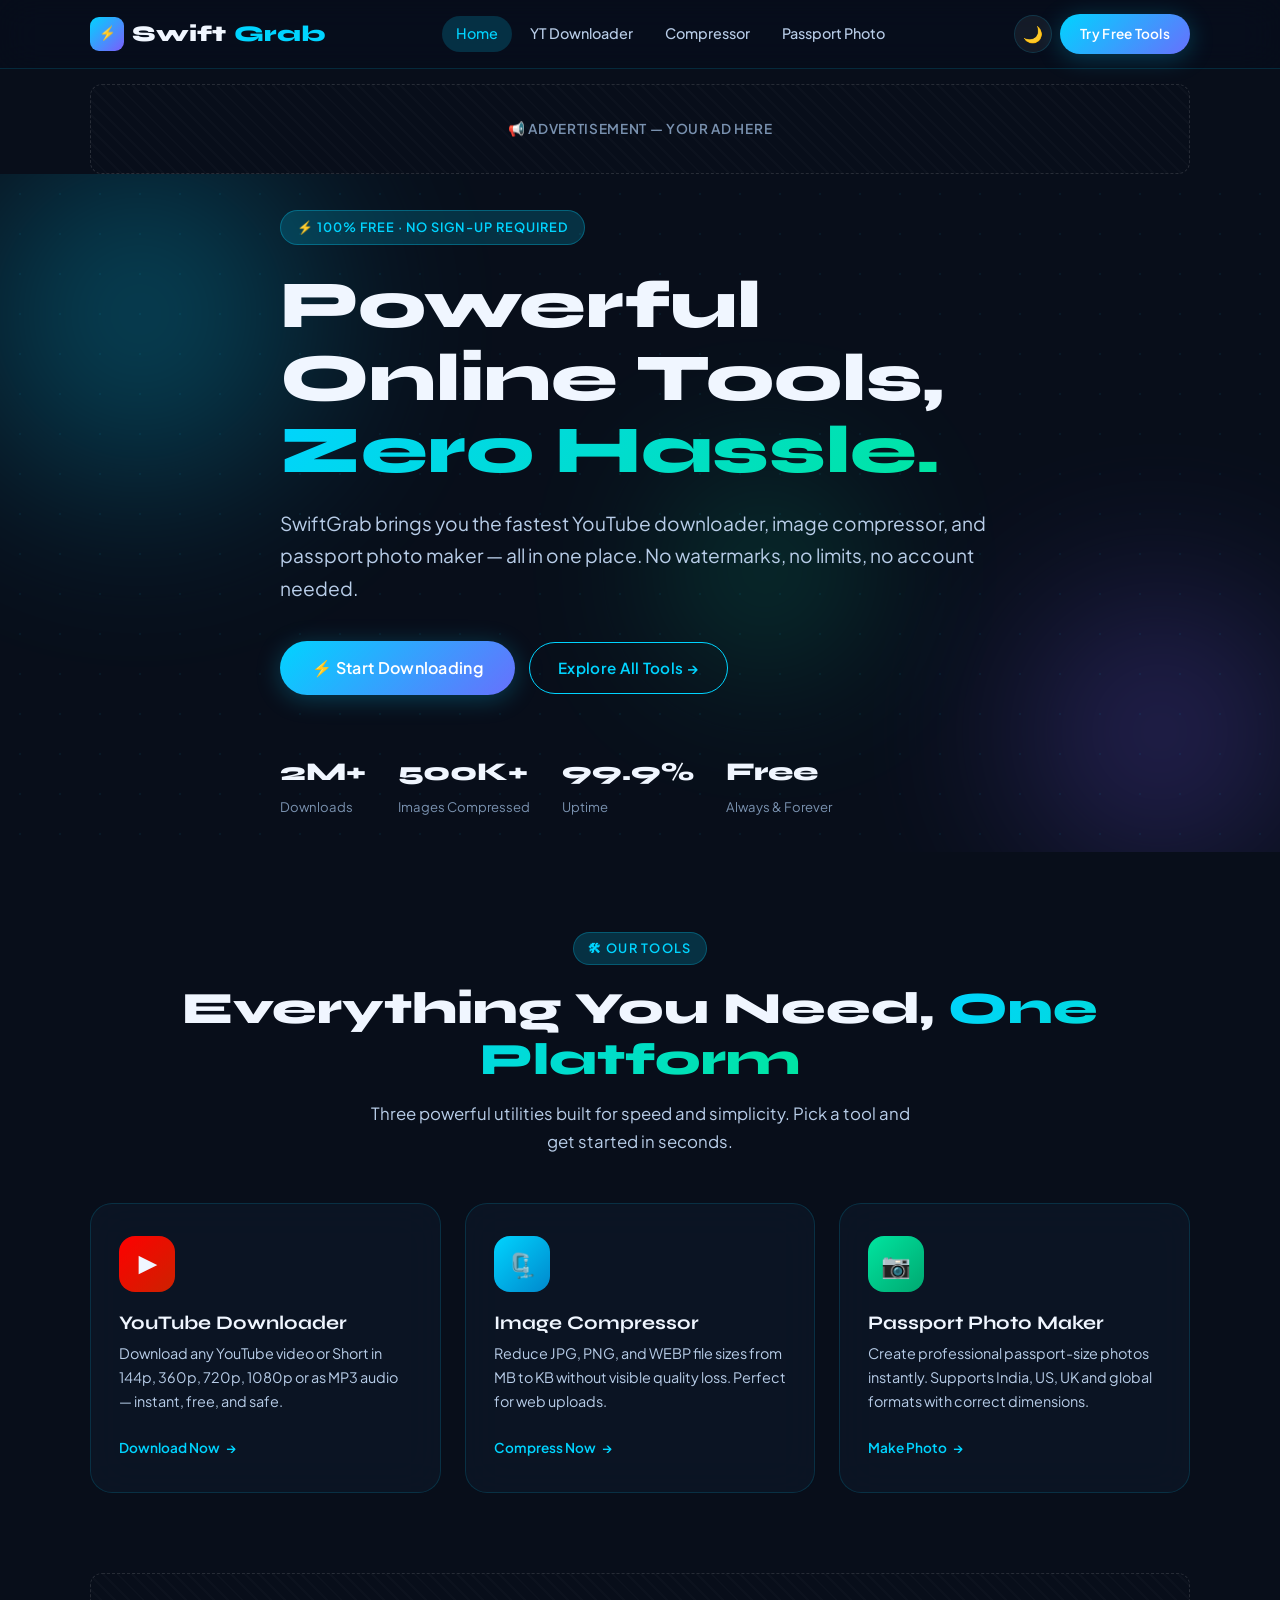
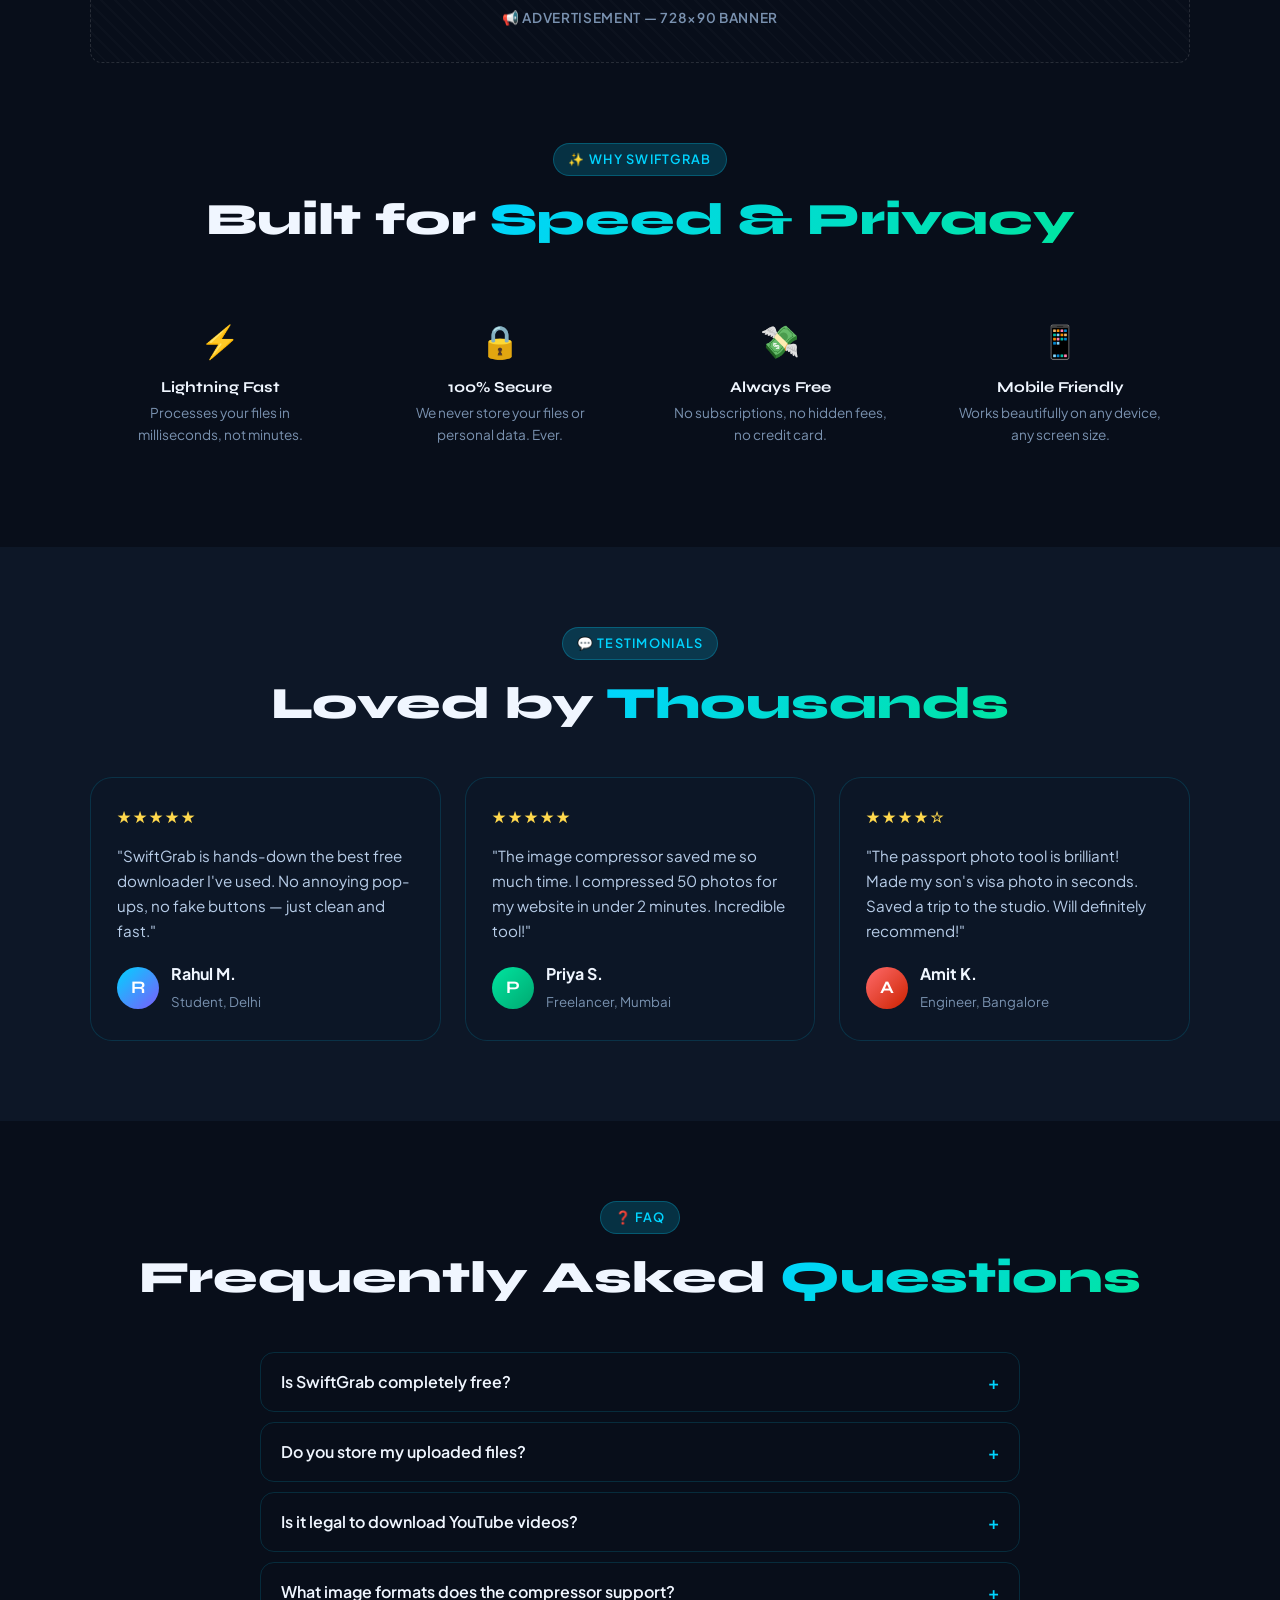
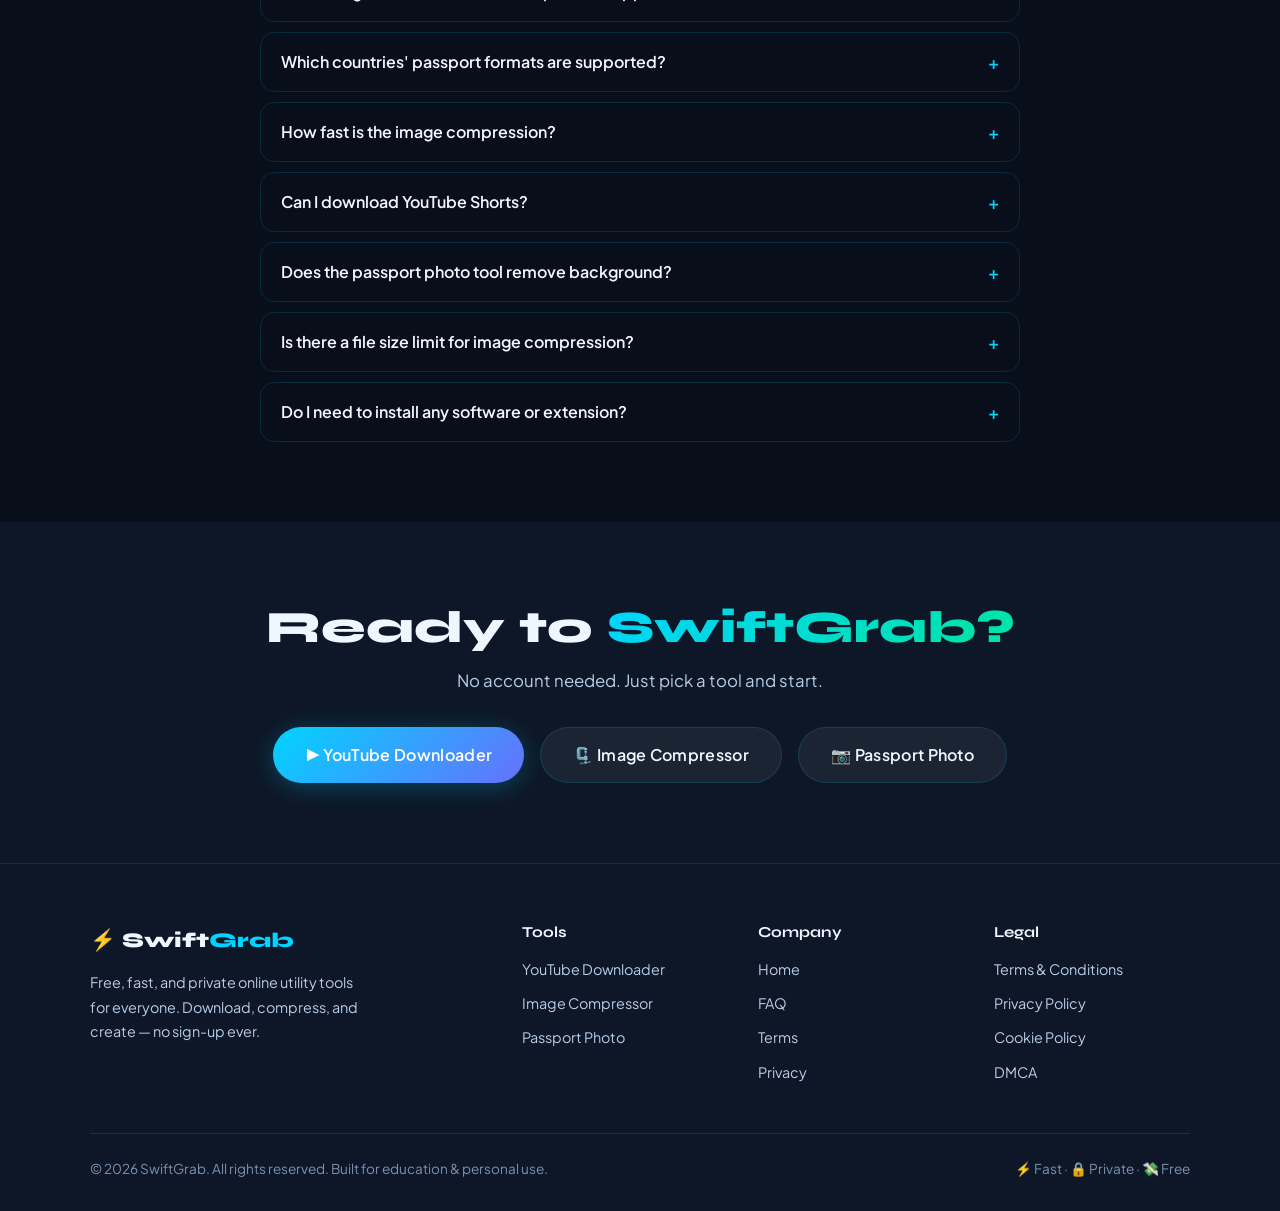
<file: index.html>
<!DOCTYPE html>
<html lang="en">
<head>
  <meta charset="UTF-8" />
  <meta name="viewport" content="width=device-width, initial-scale=1.0" />
  <title>SwiftGrab — Free Online Tools: YouTube Downloader, Image Compressor & More</title>
  <meta name="description" content="SwiftGrab offers free online tools including YouTube video downloader, image compressor, and passport photo maker. Fast, secure, and completely free to use." />
  <meta name="keywords" content="youtube downloader, image compressor, passport photo maker, free online tools, video downloader, compress image, SwiftGrab" />
  <meta name="robots" content="index, follow" />
  <link rel="canonical" href="https://swiftgrab.app/" />

  <!-- PWA Meta -->
  <link rel="manifest" href="manifest.json" />
  <meta name="theme-color" content="#00d4ff" />
  <meta name="mobile-web-app-capable" content="yes" />
  <meta name="apple-mobile-web-app-capable" content="yes" />
  <meta name="apple-mobile-web-app-status-bar-style" content="black-translucent" />
  <meta name="apple-mobile-web-app-title" content="SwiftGrab" />
  <link rel="apple-touch-icon" href="icons/icon-192.png" />
  <link rel="apple-touch-icon" sizes="152x152" href="icons/icon-152.png" />
  <link rel="apple-touch-icon" sizes="144x144" href="icons/icon-144.png" />
  <link rel="apple-touch-icon" sizes="128x128" href="icons/icon-128.png" />
  <link rel="icon" type="image/png" sizes="192x192" href="icons/icon-192.png" />
  <link rel="icon" type="image/png" sizes="96x96" href="icons/icon-96.png" />

  <!-- Open Graph -->
  <meta property="og:title" content="SwiftGrab — Free Online Utility Tools" />
  <meta property="og:description" content="Download YouTube videos, compress images, make passport photos — all free, all instant." />
  <meta property="og:type" content="website" />
  <meta property="og:url" content="https://swiftgrab.app/" />
  <!-- Twitter Card -->
  <meta name="twitter:card" content="summary_large_image" />
  <meta name="twitter:title" content="SwiftGrab — Free Online Utility Tools" />
  <!-- Schema.org FAQ -->
  <script type="application/ld+json">
  {
    "@context": "https://schema.org",
    "@type": "FAQPage",
    "mainEntity": [
      {"@type":"Question","name":"Is SwiftGrab free to use?","acceptedAnswer":{"@type":"Answer","text":"Yes, all tools on SwiftGrab are completely free to use."}},
      {"@type":"Question","name":"Do you store my files?","acceptedAnswer":{"@type":"Answer","text":"No. SwiftGrab does not store or retain any files you upload or process."}}
    ]
  }
  </script>
  <link rel="stylesheet" href="shared.css" />
  <style>
    /* ── STICKY HEADER FIX ── */
    .site-header {
      position: fixed !important;
      top: 0; left: 0; right: 0;
      z-index: 9999;
      overflow: visible !important;
    }
    body { padding-top: 68px; }

    /* ── Global overflow fix (hamburger visibility) ── */
    html, body { overflow-x: hidden; }
    .nav { flex-wrap: nowrap !important; min-width: 0; }
    .nav .logo { flex-shrink: 0; }
    .nav-actions { flex-shrink: 0; display: flex; align-items: center; gap: 8px; }
    @media (max-width: 768px) {
      .nav-cta-hide { display: none !important; }
      .hamburger { display: flex !important; flex-shrink: 0; }
    }

    /* ── Hero ── */
    .hero {
      min-height: 68vh; display: flex; align-items: center;
      position: relative; overflow: hidden; padding: 36px 0 32px;
    }
    .hero-bg {
      position: absolute; inset: 0; pointer-events: none;
    }
    .hero-bg .orb {
      position: absolute; border-radius: 50%; filter: blur(80px); opacity: .35;
    }
    .orb1 { width: 520px; height: 520px; background: radial-gradient(circle, #00d4ff 0%, transparent 70%); top: -120px; left: -120px; animation: float1 8s ease-in-out infinite; }
    .orb2 { width: 400px; height: 400px; background: radial-gradient(circle, #7c5cfc 0%, transparent 70%); bottom: -80px; right: -80px; animation: float2 10s ease-in-out infinite; }
    .orb3 { width: 250px; height: 250px; background: radial-gradient(circle, #00e5a0 0%, transparent 70%); top: 40%; left: 50%; animation: float3 12s ease-in-out infinite; }
    @keyframes float1 { 0%,100%{transform:translate(0,0);} 50%{transform:translate(30px,-20px);} }
    @keyframes float2 { 0%,100%{transform:translate(0,0);} 50%{transform:translate(-25px,20px);} }
    @keyframes float3 { 0%,100%{transform:translate(-50%,0);} 50%{transform:translate(-50%,-30px);} }
    .hero-bg::after {
      content: ''; position: absolute; inset: 0;
      background-image: radial-gradient(circle, rgba(0,212,255,.06) 1px, transparent 1px);
      background-size: 40px 40px; pointer-events: none;
    }
    .hero-content { position: relative; z-index: 1; max-width: 720px; }
    .hero-tag {
      display: inline-flex; align-items: center; gap: 8px;
      background: var(--cyan-glow); border: 1px solid rgba(0,212,255,.3);
      border-radius: 100px; padding: 6px 16px; font-size: .8rem;
      font-weight: 600; color: var(--cyan); letter-spacing: .08em; text-transform: uppercase;
      margin-bottom: 24px; animation: fadeUp .6s ease both;
    }
    .hero h1 {
      font-size: clamp(2.4rem, 6vw, 4.2rem); font-weight: 800;
      line-height: 1.08; margin-bottom: 20px;
      animation: fadeUp .6s ease .1s both;
    }
    .hero-desc {
      font-size: clamp(1rem, 2vw, 1.2rem); color: var(--white2);
      margin-bottom: 36px; line-height: 1.7;
      animation: fadeUp .6s ease .2s both;
    }
    .hero-actions {
      display: flex; flex-wrap: wrap; gap: 14px; align-items: center;
      animation: fadeUp .6s ease .3s both;
    }
    .hero-stats {
      display: flex; gap: 32px; margin-top: 56px; flex-wrap: wrap;
      animation: fadeUp .6s ease .4s both;
    }
    .hero-stat span {
      display: block; font-size: 1.6rem; font-weight: 800;
      font-family: var(--font-display); color: var(--white);
    }
    .hero-stat small { font-size: .82rem; color: var(--white3); }

    /* ── Tools grid ── */
    .tools-grid { display: grid; grid-template-columns: repeat(3, 1fr); gap: 24px; }
    .tool-card {
      display: block; text-decoration: none; color: inherit;
      padding: 32px 28px;
    }
    .tool-icon {
      width: 56px; height: 56px; border-radius: 16px; margin-bottom: 20px;
      display: flex; align-items: center; justify-content: center; font-size: 1.5rem;
    }
    .tool-card h3 { font-size: 1.2rem; font-weight: 700; margin-bottom: 8px; }
    .tool-card p  { font-size: .9rem; color: var(--white2); margin-bottom: 20px; }
    .tool-arrow {
      display: inline-flex; align-items: center; gap: 6px;
      font-size: .85rem; font-weight: 600; color: var(--cyan); transition: gap var(--transition);
    }
    .tool-card:hover .tool-arrow { gap: 10px; }
    .icon-yt  { background: linear-gradient(135deg,#ff0000,#cc2200); }
    .icon-img { background: linear-gradient(135deg,#00d4ff,#0088cc); }
    .icon-pp  { background: linear-gradient(135deg,#00e5a0,#00a870); }

    /* ── Features row ── */
    .features-row { display: grid; grid-template-columns: repeat(4, 1fr); gap: 20px; }
    .feat-item { text-align: center; padding: 20px; }
    .feat-item .feat-icon { font-size: 2rem; margin-bottom: 12px; display: block; }
    .feat-item h4 { font-size: .95rem; font-weight: 700; margin-bottom: 6px; }
    .feat-item p  { font-size: .85rem; color: var(--white3); }

    /* ── Testimonials ── */
    .testimonials-grid { display: grid; grid-template-columns: repeat(3, 1fr); gap: 24px; }

    /* ── FAQ ── */
    .faq-grid { display: flex; flex-direction: column; gap: 10px; max-width: 760px; margin: 0 auto; }

    /* Responsive */
    @media(max-width:900px) {
      .tools-grid { grid-template-columns: 1fr; }
      .features-row { grid-template-columns: repeat(2,1fr); }
      .testimonials-grid { grid-template-columns: 1fr; }
    }

    /* ── PWA Mode Overrides ── */
    body.pwa-mode .hero {
      min-height: unset !important;
      padding: 12px 0 4px !important;
    }
    body.pwa-mode .hero h1,
    body.pwa-mode .hero-desc,
    body.pwa-mode .hero-actions,
    body.pwa-mode .hero-install-row,
    body.pwa-mode .hero-stats,
    body.pwa-mode .hero-bg { display: none !important; }

    body.pwa-mode .section-sub { display: none !important; }
    body.pwa-mode .pwa-hide { display: none !important; }
    body.pwa-mode .website-only { display: none !important; }
  </style>
</head>
<body>

<!-- ── HEADER ── -->
<header class="site-header">
  <div class="container">
    <nav class="nav">
      <a href="index.html" class="logo">
        <div class="logo-icon">⚡</div>
        Swift<span>Grab</span>
      </a>
      <div class="nav-links">
        <a href="index.html" class="active">Home</a>
        <a href="youtube.html">YT Downloader</a>
        <a href="compress.html">Compressor</a>
        <a href="passport.html">Passport Photo</a>
      </div>
      <div class="nav-actions">
        <button class="theme-btn" onclick="toggleTheme()" title="Toggle theme">🌙</button>
        <a href="youtube.html" class="btn btn-primary nav-cta-hide" style="font-size:.85rem;padding:9px 20px;">Try Free Tools</a>
        <button class="hamburger" id="hamburger" aria-label="Menu">
          <span></span><span></span><span></span>
        </button>
      </div>
    </nav>
  </div>
  <div class="mobile-nav" id="mobile-nav">
    <a href="index.html">🏠 Home</a>
    <a href="youtube.html">▶️ YT Downloader</a>
    <a href="compress.html">🗜️ Image Compressor</a>
    <a href="passport.html">📷 Passport Photo</a>
    <a href="terms.html">Terms</a>
    <a href="privacy.html">Privacy</a>
  </div>
</header>

<!-- ── AD BANNER TOP (website mode only) ── -->
<div class="container website-only" style="padding-top:16px;">
  <div class="ad-banner ad-banner-728">📢 Advertisement — Your Ad Here</div>
</div>

<!-- ── HERO ── -->
<section class="hero">
  <div class="hero-bg">
    <div class="orb orb1"></div>
    <div class="orb orb2"></div>
    <div class="orb orb3"></div>
  </div>
  <div class="container">
    <div class="hero-content">
      <div class="hero-tag">⚡ 100% Free · No Sign-up Required</div>
      <h1>
        Powerful Online Tools,<br>
        <span class="grad">Zero Hassle.</span>
      </h1>
      <p class="hero-desc">
        SwiftGrab brings you the fastest YouTube downloader, image compressor, and passport photo maker — all in one place. No watermarks, no limits, no account needed.
      </p>
      <div class="hero-actions">
        <a href="youtube.html" class="btn btn-primary" style="font-size:1rem;padding:14px 32px;">
          ⚡ Start Downloading
        </a>
        <a href="#tools" class="btn btn-outline">Explore All Tools →</a>
      </div>

      <!-- PWA Install Button -->
      <div class="hero-install-row">
        <button id="pwa-install-btn" onclick="triggerPWAInstall()" aria-label="Install SwiftGrab app">
          <span style="font-size:1.1rem;">📲</span>
          Install App — Get Faster Access
        </button>
      </div>

      <div class="hero-stats">
        <div class="hero-stat"><span>2M+</span><small>Downloads</small></div>
        <div class="hero-stat"><span>500K+</span><small>Images Compressed</small></div>
        <div class="hero-stat"><span>99.9%</span><small>Uptime</small></div>
        <div class="hero-stat"><span>Free</span><small>Always & Forever</small></div>
      </div>
    </div>
  </div>
</section>

<!-- ── TOOLS SECTION ── -->
<section class="section" id="tools">
  <div class="container">
    <div class="text-center" style="margin-bottom:48px;">
      <div class="section-label">🛠 Our Tools</div>
      <h2 class="section-title">Everything You Need, <span class="grad">One Platform</span></h2>
      <p class="section-sub" style="margin:0 auto;">Three powerful utilities built for speed and simplicity. Pick a tool and get started in seconds.</p>
    </div>

    <div class="tools-grid">
      <!-- YouTube -->
      <a href="youtube.html" class="card tool-card anim-up d1">
        <div class="tool-icon icon-yt">▶️</div>
        <h3>YouTube Downloader</h3>
        <p>Download any YouTube video or Short in 144p, 360p, 720p, 1080p or as MP3 audio — instant, free, and safe.</p>
        <div class="tool-arrow">Download Now <span>→</span></div>
      </a>

      <!-- Compressor -->
      <a href="compress.html" class="card tool-card anim-up d2">
        <div class="tool-icon icon-img">🗜️</div>
        <h3>Image Compressor</h3>
        <p>Reduce JPG, PNG, and WEBP file sizes from MB to KB without visible quality loss. Perfect for web uploads.</p>
        <div class="tool-arrow">Compress Now <span>→</span></div>
      </a>

      <!-- Passport -->
      <a href="passport.html" class="card tool-card anim-up d3">
        <div class="tool-icon icon-pp">📷</div>
        <h3>Passport Photo Maker</h3>
        <p>Create professional passport-size photos instantly. Supports India, US, UK and global formats with correct dimensions.</p>
        <div class="tool-arrow">Make Photo <span>→</span></div>
      </a>
    </div>
  </div>
</section>

<!-- ── AD BANNER MID (website mode only) ── -->
<div class="container website-only">
  <div class="ad-banner ad-banner-728">📢 Advertisement — 728×90 Banner</div>
</div>

<!-- ── FEATURES ── -->
<section class="section pwa-hide">
  <div class="container">
    <div class="text-center" style="margin-bottom:48px;">
      <div class="section-label">✨ Why SwiftGrab</div>
      <h2 class="section-title">Built for <span class="grad">Speed & Privacy</span></h2>
    </div>
    <div class="features-row">
      <div class="feat-item anim-up d1">
        <span class="feat-icon">⚡</span>
        <h4>Lightning Fast</h4>
        <p>Processes your files in milliseconds, not minutes.</p>
      </div>
      <div class="feat-item anim-up d2">
        <span class="feat-icon">🔒</span>
        <h4>100% Secure</h4>
        <p>We never store your files or personal data. Ever.</p>
      </div>
      <div class="feat-item anim-up d3">
        <span class="feat-icon">💸</span>
        <h4>Always Free</h4>
        <p>No subscriptions, no hidden fees, no credit card.</p>
      </div>
      <div class="feat-item anim-up d4">
        <span class="feat-icon">📱</span>
        <h4>Mobile Friendly</h4>
        <p>Works beautifully on any device, any screen size.</p>
      </div>
    </div>
  </div>
</section>

<!-- ── TESTIMONIALS ── -->
<section class="section pwa-hide" style="background:var(--navy2);">
  <div class="container">
    <div class="text-center" style="margin-bottom:48px;">
      <div class="section-label">💬 Testimonials</div>
      <h2 class="section-title">Loved by <span class="grad">Thousands</span></h2>
    </div>
    <div class="testimonials-grid">
      <div class="testimonial-card anim-up d1">
        <div class="stars">★★★★★</div>
        <p class="testimonial-text">"SwiftGrab is hands-down the best free downloader I've used. No annoying pop-ups, no fake buttons — just clean and fast."</p>
        <div class="testimonial-author">
          <div class="avatar" style="background:linear-gradient(135deg,#00d4ff,#7c5cfc);color:#fff;">R</div>
          <div><strong>Rahul M.</strong><br><small style="color:var(--white3);">Student, Delhi</small></div>
        </div>
      </div>
      <div class="testimonial-card anim-up d2">
        <div class="stars">★★★★★</div>
        <p class="testimonial-text">"The image compressor saved me so much time. I compressed 50 photos for my website in under 2 minutes. Incredible tool!"</p>
        <div class="testimonial-author">
          <div class="avatar" style="background:linear-gradient(135deg,#00e5a0,#00a870);color:#fff;">P</div>
          <div><strong>Priya S.</strong><br><small style="color:var(--white3);">Freelancer, Mumbai</small></div>
        </div>
      </div>
      <div class="testimonial-card anim-up d3">
        <div class="stars">★★★★☆</div>
        <p class="testimonial-text">"The passport photo tool is brilliant! Made my son's visa photo in seconds. Saved a trip to the studio. Will definitely recommend!"</p>
        <div class="testimonial-author">
          <div class="avatar" style="background:linear-gradient(135deg,#ff6b6b,#cc2200);color:#fff;">A</div>
          <div><strong>Amit K.</strong><br><small style="color:var(--white3);">Engineer, Bangalore</small></div>
        </div>
      </div>
    </div>
  </div>
</section>

<!-- ── FAQ ── -->
<section class="section" id="faq">
  <div class="container">
    <div class="text-center" style="margin-bottom:48px;">
      <div class="section-label">❓ FAQ</div>
      <h2 class="section-title">Frequently Asked <span class="grad">Questions</span></h2>
    </div>
    <div class="faq-grid">
      <div class="faq-item">
        <button class="faq-q">Is SwiftGrab completely free? <span class="icon">+</span></button>
        <div class="faq-a">Yes! All tools on SwiftGrab are 100% free. No sign-up, no subscription, and no hidden charges — ever.</div>
      </div>
      <div class="faq-item">
        <button class="faq-q">Do you store my uploaded files? <span class="icon">+</span></button>
        <div class="faq-a">Absolutely not. SwiftGrab processes files entirely in your browser. Nothing is uploaded to our servers, ensuring complete privacy.</div>
      </div>
      <div class="faq-item">
        <button class="faq-q">Is it legal to download YouTube videos? <span class="icon">+</span></button>
        <div class="faq-a">Downloading YouTube videos for personal, offline viewing is a grey area in most regions. Always respect content creators' rights and YouTube's Terms of Service. Never distribute downloaded content.</div>
      </div>
      <div class="faq-item">
        <button class="faq-q">What image formats does the compressor support? <span class="icon">+</span></button>
        <div class="faq-a">The image compressor supports JPG, PNG, and WEBP formats. You can also convert between formats during compression.</div>
      </div>
      <div class="faq-item">
        <button class="faq-q">Which countries' passport formats are supported? <span class="icon">+</span></button>
        <div class="faq-a">We support passport photo sizes for India, USA, UK, Canada, Australia, Schengen visa, and many more international formats.</div>
      </div>
      <div class="faq-item">
        <button class="faq-q">How fast is the image compression? <span class="icon">+</span></button>
        <div class="faq-a">Most images compress in under 2 seconds. Since processing happens in your browser, speed depends on your device but is generally near-instant.</div>
      </div>
      <div class="faq-item">
        <button class="faq-q">Can I download YouTube Shorts? <span class="icon">+</span></button>
        <div class="faq-a">Yes! SwiftGrab's YouTube downloader supports regular videos, Shorts, and playlists.</div>
      </div>
      <div class="faq-item">
        <button class="faq-q">Does the passport photo tool remove background? <span class="icon">+</span></button>
        <div class="faq-a">Yes, the passport photo maker includes a basic background removal tool. You can also select background color (white, blue) as required by your country's specifications.</div>
      </div>
      <div class="faq-item">
        <button class="faq-q">Is there a file size limit for image compression? <span class="icon">+</span></button>
        <div class="faq-a">We recommend files up to 20MB for best performance. Larger files may take slightly longer but are still supported.</div>
      </div>
      <div class="faq-item">
        <button class="faq-q">Do I need to install any software or extension? <span class="icon">+</span></button>
        <div class="faq-a">No installation required! SwiftGrab works entirely in your browser. Just visit the page, use the tool, and you're done.</div>
      </div>
    </div>
  </div>
</section>

<!-- ── CTA ── -->
<section class="section pwa-hide" style="background:var(--navy2);">
  <div class="container text-center">
    <h2 class="section-title" style="margin-bottom:14px;">Ready to <span class="grad">SwiftGrab?</span></h2>
    <p style="margin-bottom:32px;font-size:1.05rem;">No account needed. Just pick a tool and start.</p>
    <div style="display:flex;gap:16px;justify-content:center;flex-wrap:wrap;">
      <a href="youtube.html" class="btn btn-primary" style="font-size:1rem;padding:14px 32px;">▶️ YouTube Downloader</a>
      <a href="compress.html" class="btn btn-ghost" style="font-size:1rem;padding:14px 32px;">🗜️ Image Compressor</a>
      <a href="passport.html" class="btn btn-ghost" style="font-size:1rem;padding:14px 32px;">📷 Passport Photo</a>
    </div>
  </div>
</section>

<!-- ── FOOTER ── -->
<footer class="site-footer">
  <div class="container">
    <div class="footer-grid">
      <div>
        <div class="footer-logo-text">⚡ Swift<span style="color:var(--cyan)">Grab</span></div>
        <p style="font-size:.9rem;color:var(--white2);max-width:280px;line-height:1.7;">Free, fast, and private online utility tools for everyone. Download, compress, and create — no sign-up ever.</p>
      </div>
      <div class="footer-col">
        <h4>Tools</h4>
        <ul class="footer-links">
          <li><a href="youtube.html">YouTube Downloader</a></li>
          <li><a href="compress.html">Image Compressor</a></li>
          <li><a href="passport.html">Passport Photo</a></li>
        </ul>
      </div>
      <div class="footer-col">
        <h4>Company</h4>
        <ul class="footer-links">
          <li><a href="index.html">Home</a></li>
          <li><a href="#faq">FAQ</a></li>
          <li><a href="terms.html">Terms</a></li>
          <li><a href="privacy.html">Privacy</a></li>
        </ul>
      </div>
      <div class="footer-col">
        <h4>Legal</h4>
        <ul class="footer-links">
          <li><a href="terms.html">Terms &amp; Conditions</a></li>
          <li><a href="privacy.html">Privacy Policy</a></li>
          <li><a href="#">Cookie Policy</a></li>
          <li><a href="#">DMCA</a></li>
        </ul>
      </div>
    </div>
    <div class="footer-bottom">
      <p>© 2026 SwiftGrab. All rights reserved. Built for education &amp; personal use.</p>
      <p>⚡ Fast · 🔒 Private · 💸 Free</p>
    </div>
  </div>
</footer>

<div id="toast-container"></div>
<script src="shared.js"></script>
<script src="pwa.js"></script>
</body>
</html>
</file>
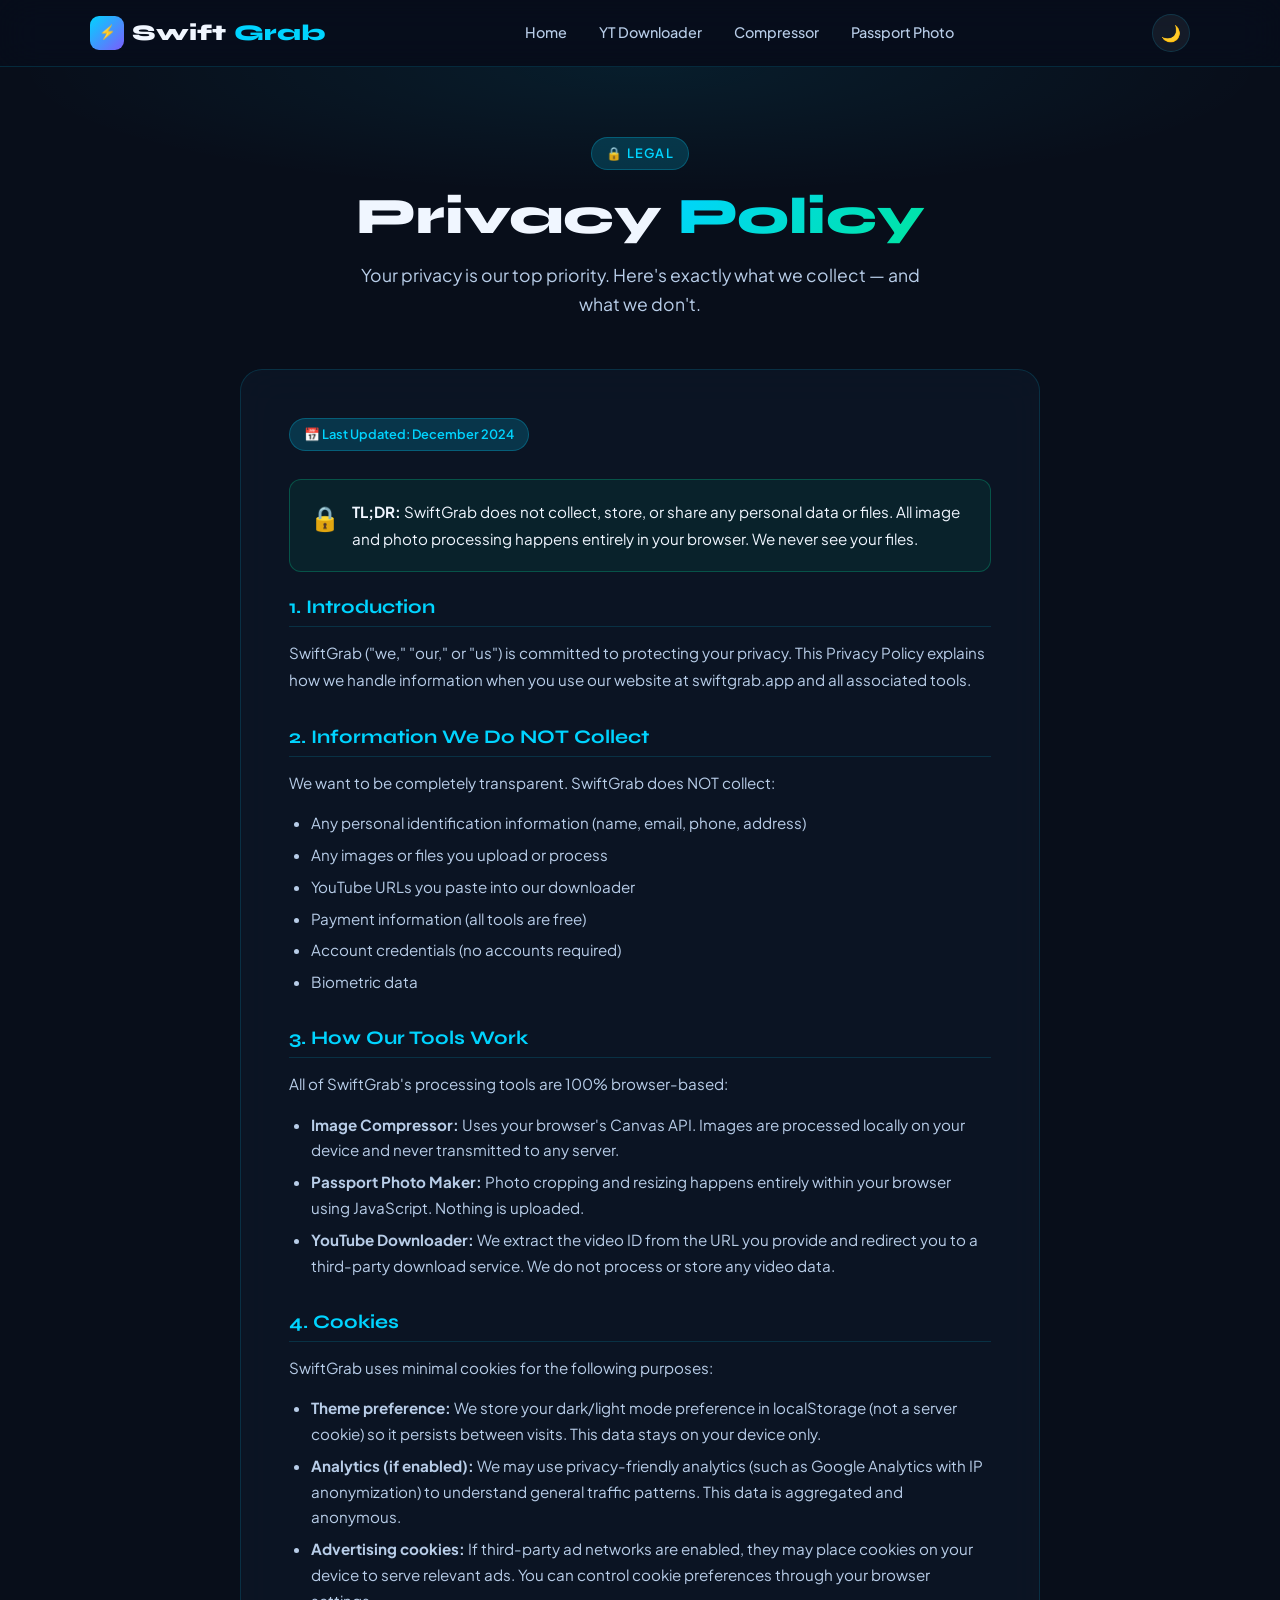
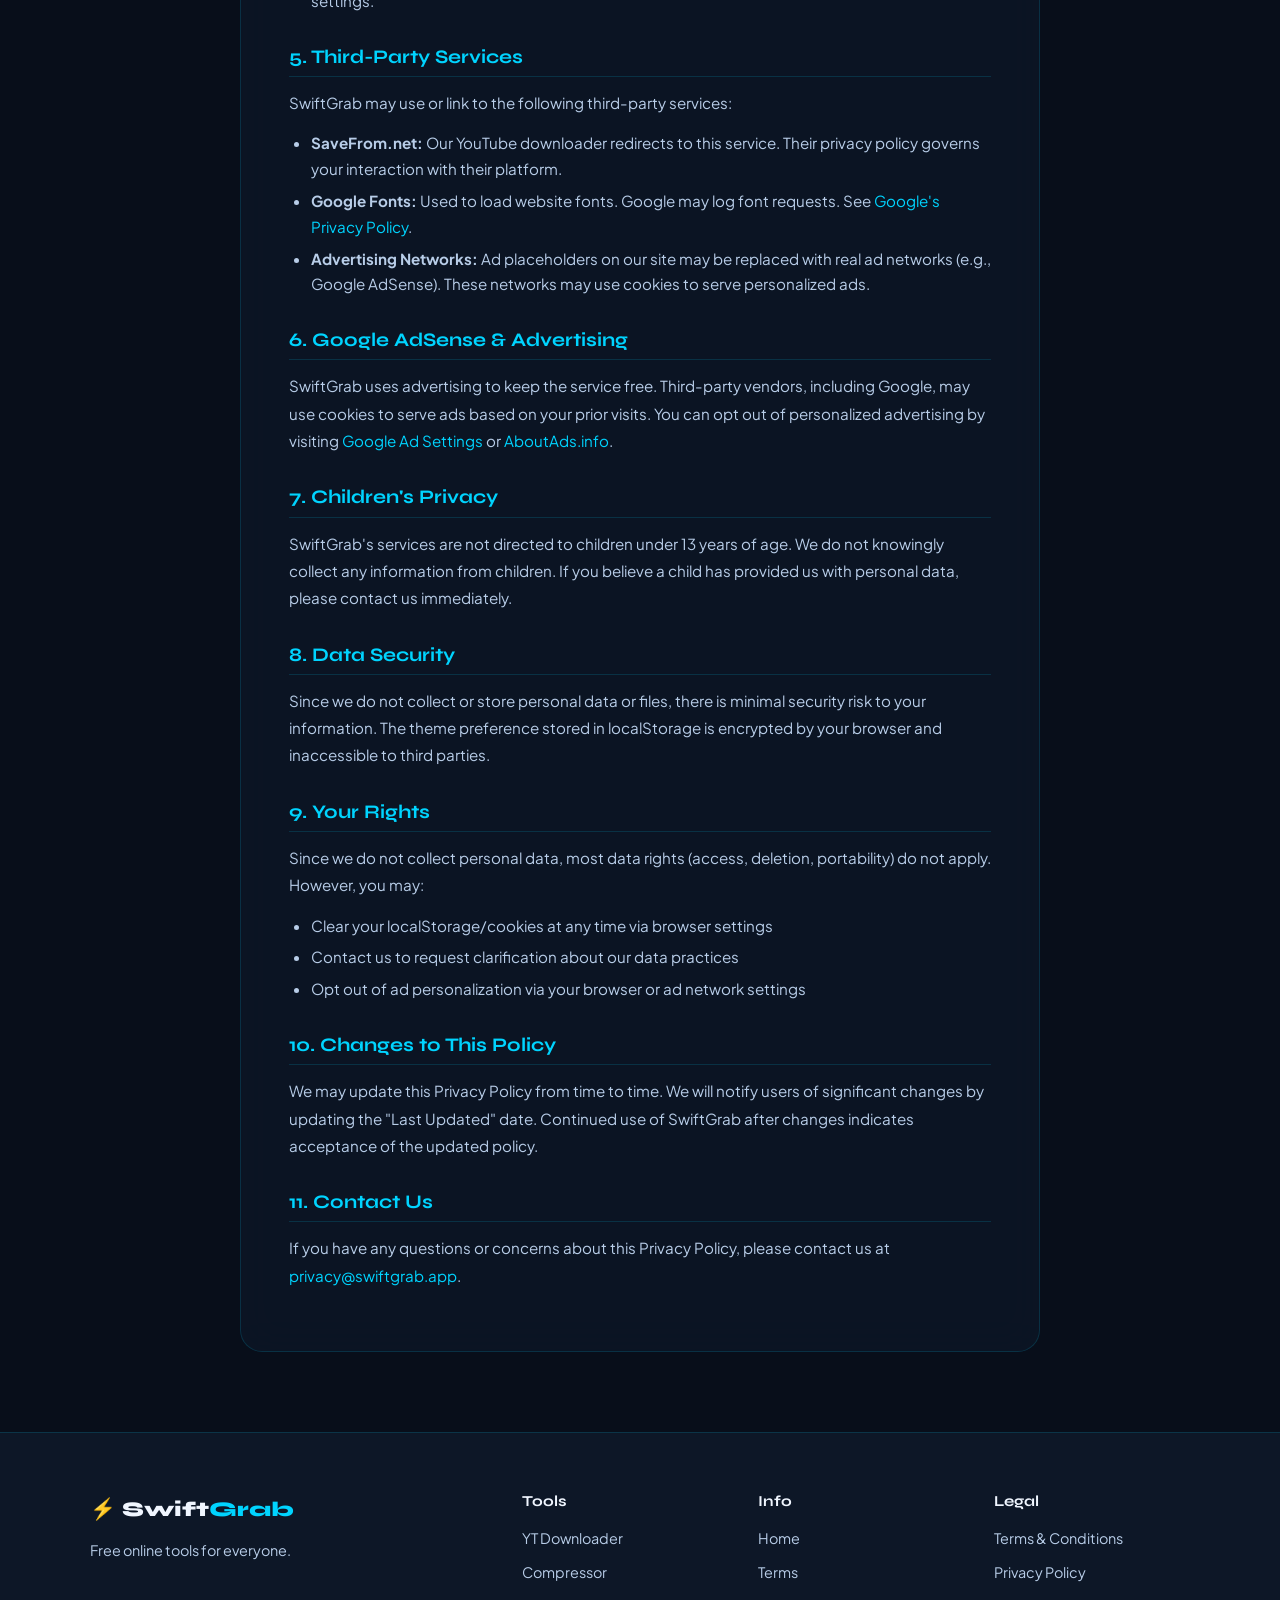
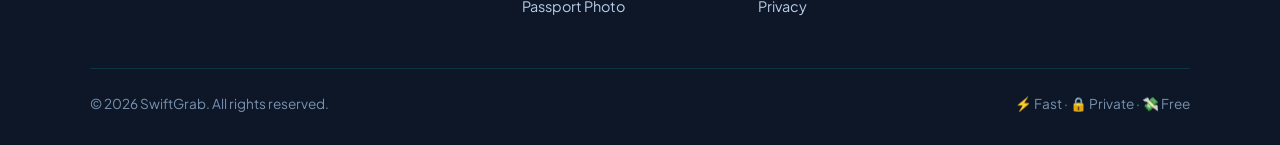
<file: privacy-1.html>
<!DOCTYPE html>
<html lang="en">
<head>
  <meta charset="UTF-8" />
  <meta name="viewport" content="width=device-width, initial-scale=1.0" />
  <title>Privacy Policy — SwiftGrab</title>
  <meta name="description" content="SwiftGrab's Privacy Policy. We collect no personal data. All processing is done in your browser. Read how we use cookies and third-party services." />
  <meta name="robots" content="index, follow" />
    <!-- PWA Meta -->
  <link rel="manifest" href="manifest.json" />
  <meta name="theme-color" content="#00d4ff" />
  <meta name="mobile-web-app-capable" content="yes" />
  <meta name="apple-mobile-web-app-capable" content="yes" />
  <meta name="apple-mobile-web-app-status-bar-style" content="black-translucent" />
  <meta name="apple-mobile-web-app-title" content="SwiftGrab" />
  <link rel="apple-touch-icon" href="icons/icon-192.png" />
  <link rel="icon" type="image/png" sizes="192x192" href="icons/icon-192.png" />
  <link rel="stylesheet" href="shared.css" />
  <style>
    .legal-content {
      max-width: 800px; margin: 0 auto;
      background: var(--card-bg); border: 1px solid var(--border);
      border-radius: var(--radius-lg); padding: 48px;
      backdrop-filter: blur(20px);
    }
    .legal-content h2 { font-size: 1.2rem; font-weight: 700; color: var(--cyan); margin: 32px 0 12px; padding-bottom: 8px; border-bottom: 1px solid var(--border); }
    .legal-content h2:first-of-type { margin-top: 0; }
    .legal-content p  { color: var(--white2); font-size: .95rem; margin-bottom: 14px; line-height: 1.8; }
    .legal-content ul { color: var(--white2); font-size: .95rem; padding-left: 22px; margin-bottom: 14px; }
    .legal-content ul li { margin-bottom: 6px; line-height: 1.7; }
    .last-updated {
      display: inline-flex; align-items: center; gap: 7px;
      background: var(--cyan-glow); border: 1px solid rgba(0,212,255,.25);
      border-radius: 100px; padding: 5px 14px; font-size: .8rem; font-weight: 600;
      color: var(--cyan); margin-bottom: 28px;
    }
    .highlight-box {
      background: rgba(0,229,160,.07); border: 1px solid rgba(0,229,160,.25);
      border-radius: 12px; padding: 18px 20px; margin-bottom: 24px;
      display: flex; align-items: flex-start; gap: 12px;
    }
    .highlight-box .icon { font-size: 1.5rem; flex-shrink: 0; }
    .highlight-box p { color: var(--white); margin: 0; font-size: .95rem; }
    @media(max-width:600px) { .legal-content { padding: 24px 18px; } }
  </style>
</head>
<body>

<header class="site-header">
  <div class="container">
    <nav class="nav">
      <a href="index.html" class="logo"><div class="logo-icon">⚡</div>Swift<span>Grab</span></a>
      <div class="nav-links">
        <a href="index.html">Home</a>
        <a href="youtube.html">YT Downloader</a>
        <a href="compress.html">Compressor</a>
        <a href="passport.html">Passport Photo</a>
      </div>
      <div class="nav-actions">
        <button class="theme-btn" onclick="toggleTheme()">🌙</button>
        <button class="hamburger" id="hamburger"><span></span><span></span><span></span></button>
      </div>
    </nav>
  </div>
  <div class="mobile-nav" id="mobile-nav">
    <a href="index.html">🏠 Home</a>
    <a href="youtube.html">▶️ YT Downloader</a>
    <a href="compress.html">🗜️ Image Compressor</a>
    <a href="passport.html">📷 Passport Photo</a>
  </div>
</header>

<div class="page-hero">
  <div class="container">
    <div class="section-label">🔒 Legal</div>
    <h1>Privacy <span class="grad">Policy</span></h1>
    <p>Your privacy is our top priority. Here's exactly what we collect — and what we don't.</p>
  </div>
</div>

<section class="section" style="padding-top:0;">
  <div class="container">
    <div class="legal-content">
      <div class="last-updated">📅 Last Updated: December 2024</div>

      <div class="highlight-box">
        <div class="icon">🔒</div>
        <p><strong>TL;DR:</strong> SwiftGrab does not collect, store, or share any personal data or files. All image and photo processing happens entirely in your browser. We never see your files.</p>
      </div>

      <h2>1. Introduction</h2>
      <p>SwiftGrab ("we," "our," or "us") is committed to protecting your privacy. This Privacy Policy explains how we handle information when you use our website at swiftgrab.app and all associated tools.</p>

      <h2>2. Information We Do NOT Collect</h2>
      <p>We want to be completely transparent. SwiftGrab does NOT collect:</p>
      <ul>
        <li>Any personal identification information (name, email, phone, address)</li>
        <li>Any images or files you upload or process</li>
        <li>YouTube URLs you paste into our downloader</li>
        <li>Payment information (all tools are free)</li>
        <li>Account credentials (no accounts required)</li>
        <li>Biometric data</li>
      </ul>

      <h2>3. How Our Tools Work</h2>
      <p>All of SwiftGrab's processing tools are 100% browser-based:</p>
      <ul>
        <li><strong>Image Compressor:</strong> Uses your browser's Canvas API. Images are processed locally on your device and never transmitted to any server.</li>
        <li><strong>Passport Photo Maker:</strong> Photo cropping and resizing happens entirely within your browser using JavaScript. Nothing is uploaded.</li>
        <li><strong>YouTube Downloader:</strong> We extract the video ID from the URL you provide and redirect you to a third-party download service. We do not process or store any video data.</li>
      </ul>

      <h2>4. Cookies</h2>
      <p>SwiftGrab uses minimal cookies for the following purposes:</p>
      <ul>
        <li><strong>Theme preference:</strong> We store your dark/light mode preference in localStorage (not a server cookie) so it persists between visits. This data stays on your device only.</li>
        <li><strong>Analytics (if enabled):</strong> We may use privacy-friendly analytics (such as Google Analytics with IP anonymization) to understand general traffic patterns. This data is aggregated and anonymous.</li>
        <li><strong>Advertising cookies:</strong> If third-party ad networks are enabled, they may place cookies on your device to serve relevant ads. You can control cookie preferences through your browser settings.</li>
      </ul>

      <h2>5. Third-Party Services</h2>
      <p>SwiftGrab may use or link to the following third-party services:</p>
      <ul>
        <li><strong>SaveFrom.net:</strong> Our YouTube downloader redirects to this service. Their privacy policy governs your interaction with their platform.</li>
        <li><strong>Google Fonts:</strong> Used to load website fonts. Google may log font requests. See <a href="https://policies.google.com/privacy" target="_blank" rel="noopener">Google's Privacy Policy</a>.</li>
        <li><strong>Advertising Networks:</strong> Ad placeholders on our site may be replaced with real ad networks (e.g., Google AdSense). These networks may use cookies to serve personalized ads.</li>
      </ul>

      <h2>6. Google AdSense & Advertising</h2>
      <p>SwiftGrab uses advertising to keep the service free. Third-party vendors, including Google, may use cookies to serve ads based on your prior visits. You can opt out of personalized advertising by visiting <a href="https://www.google.com/settings/ads" target="_blank" rel="noopener">Google Ad Settings</a> or <a href="https://www.aboutads.info/" target="_blank" rel="noopener">AboutAds.info</a>.</p>

      <h2>7. Children's Privacy</h2>
      <p>SwiftGrab's services are not directed to children under 13 years of age. We do not knowingly collect any information from children. If you believe a child has provided us with personal data, please contact us immediately.</p>

      <h2>8. Data Security</h2>
      <p>Since we do not collect or store personal data or files, there is minimal security risk to your information. The theme preference stored in localStorage is encrypted by your browser and inaccessible to third parties.</p>

      <h2>9. Your Rights</h2>
      <p>Since we do not collect personal data, most data rights (access, deletion, portability) do not apply. However, you may:</p>
      <ul>
        <li>Clear your localStorage/cookies at any time via browser settings</li>
        <li>Contact us to request clarification about our data practices</li>
        <li>Opt out of ad personalization via your browser or ad network settings</li>
      </ul>

      <h2>10. Changes to This Policy</h2>
      <p>We may update this Privacy Policy from time to time. We will notify users of significant changes by updating the "Last Updated" date. Continued use of SwiftGrab after changes indicates acceptance of the updated policy.</p>

      <h2>11. Contact Us</h2>
      <p>If you have any questions or concerns about this Privacy Policy, please contact us at <a href="mailto:privacy@swiftgrab.app">privacy@swiftgrab.app</a>.</p>
    </div>
  </div>
</section>

<footer class="site-footer">
  <div class="container">
    <div class="footer-grid">
      <div><div class="footer-logo-text">⚡ Swift<span style="color:var(--cyan)">Grab</span></div><p style="font-size:.9rem;color:var(--white2);">Free online tools for everyone.</p></div>
      <div class="footer-col"><h4>Tools</h4><ul class="footer-links"><li><a href="youtube.html">YT Downloader</a></li><li><a href="compress.html">Compressor</a></li><li><a href="passport.html">Passport Photo</a></li></ul></div>
      <div class="footer-col"><h4>Info</h4><ul class="footer-links"><li><a href="index.html">Home</a></li><li><a href="terms.html">Terms</a></li><li><a href="privacy.html">Privacy</a></li></ul></div>
      <div class="footer-col"><h4>Legal</h4><ul class="footer-links"><li><a href="terms.html">Terms & Conditions</a></li><li><a href="privacy.html">Privacy Policy</a></li></ul></div>
    </div>
    <div class="footer-bottom"><p>© 2026 SwiftGrab. All rights reserved.</p><p>⚡ Fast · 🔒 Private · 💸 Free</p></div>
  </div>
</footer>

<div id="toast-container"></div>
<script src="shared.js"></script>
<script src="pwa.js"></script>
</body>
</html>
</file>
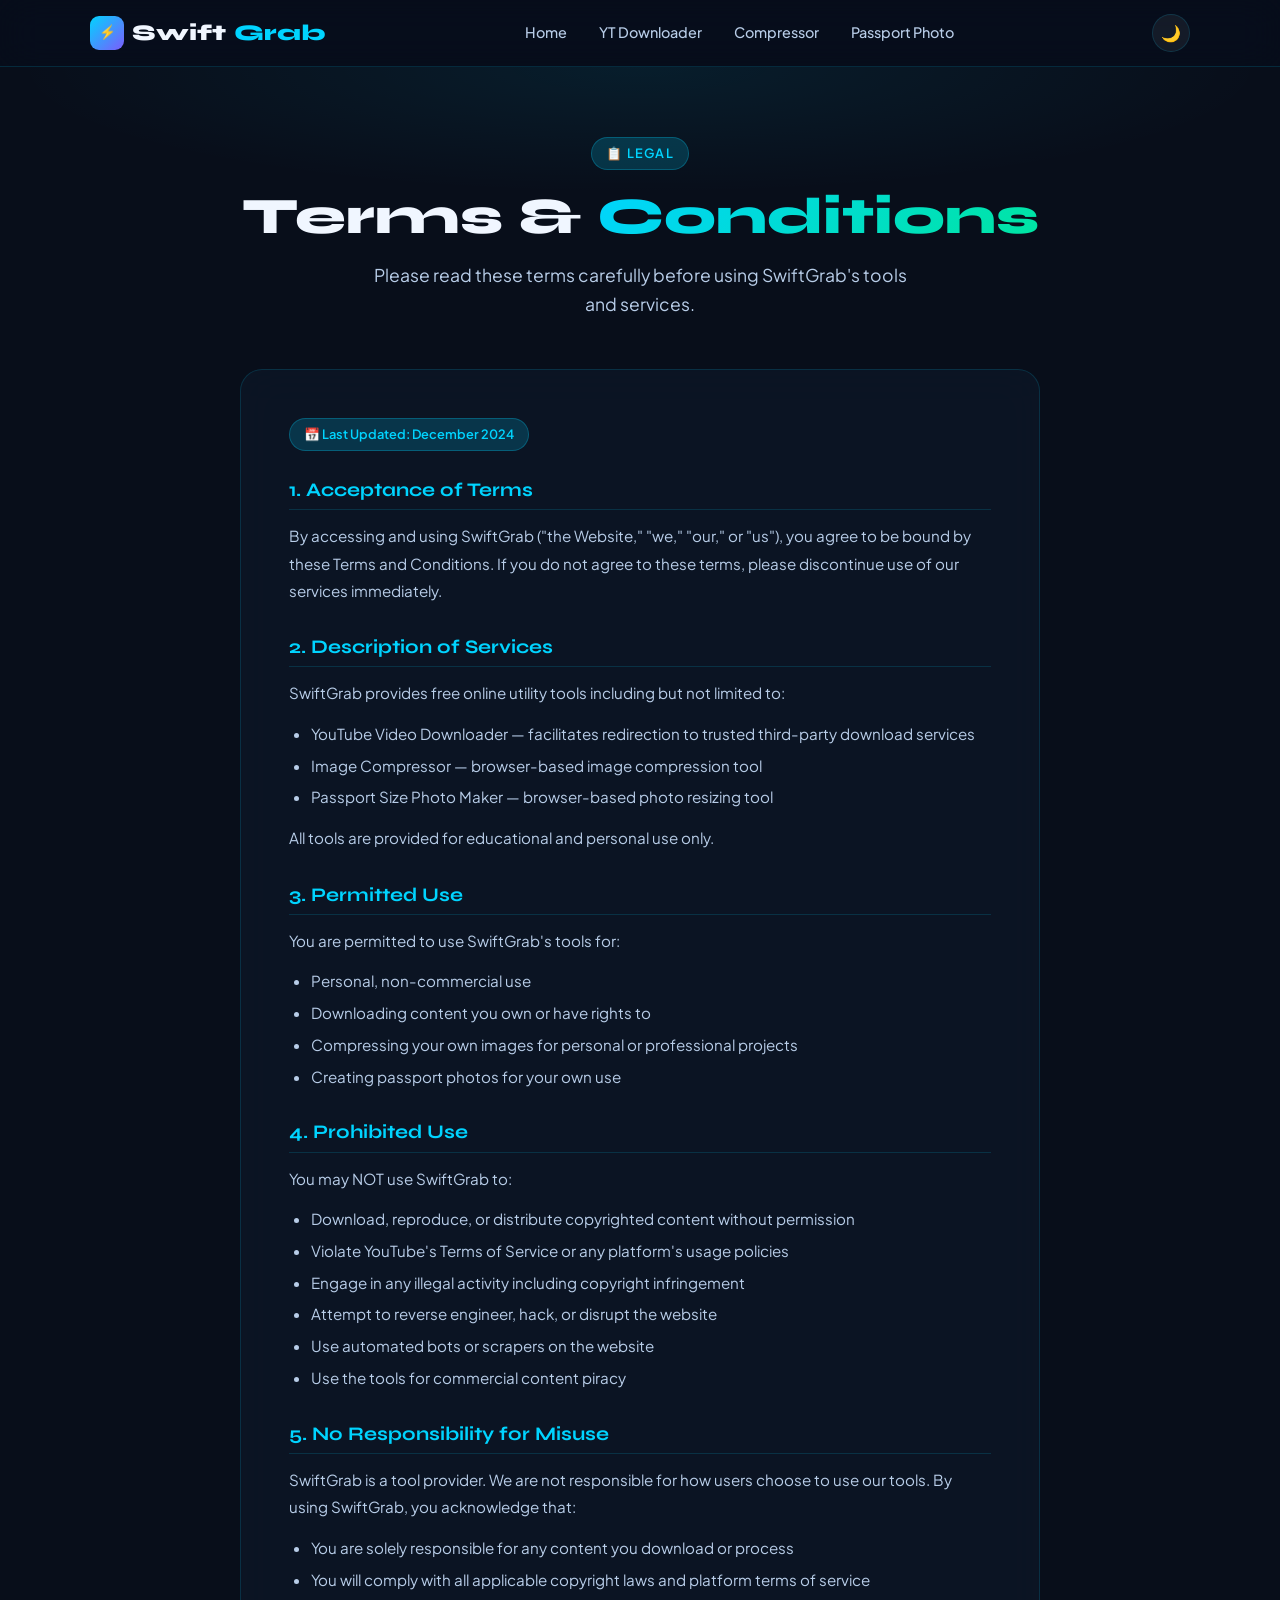
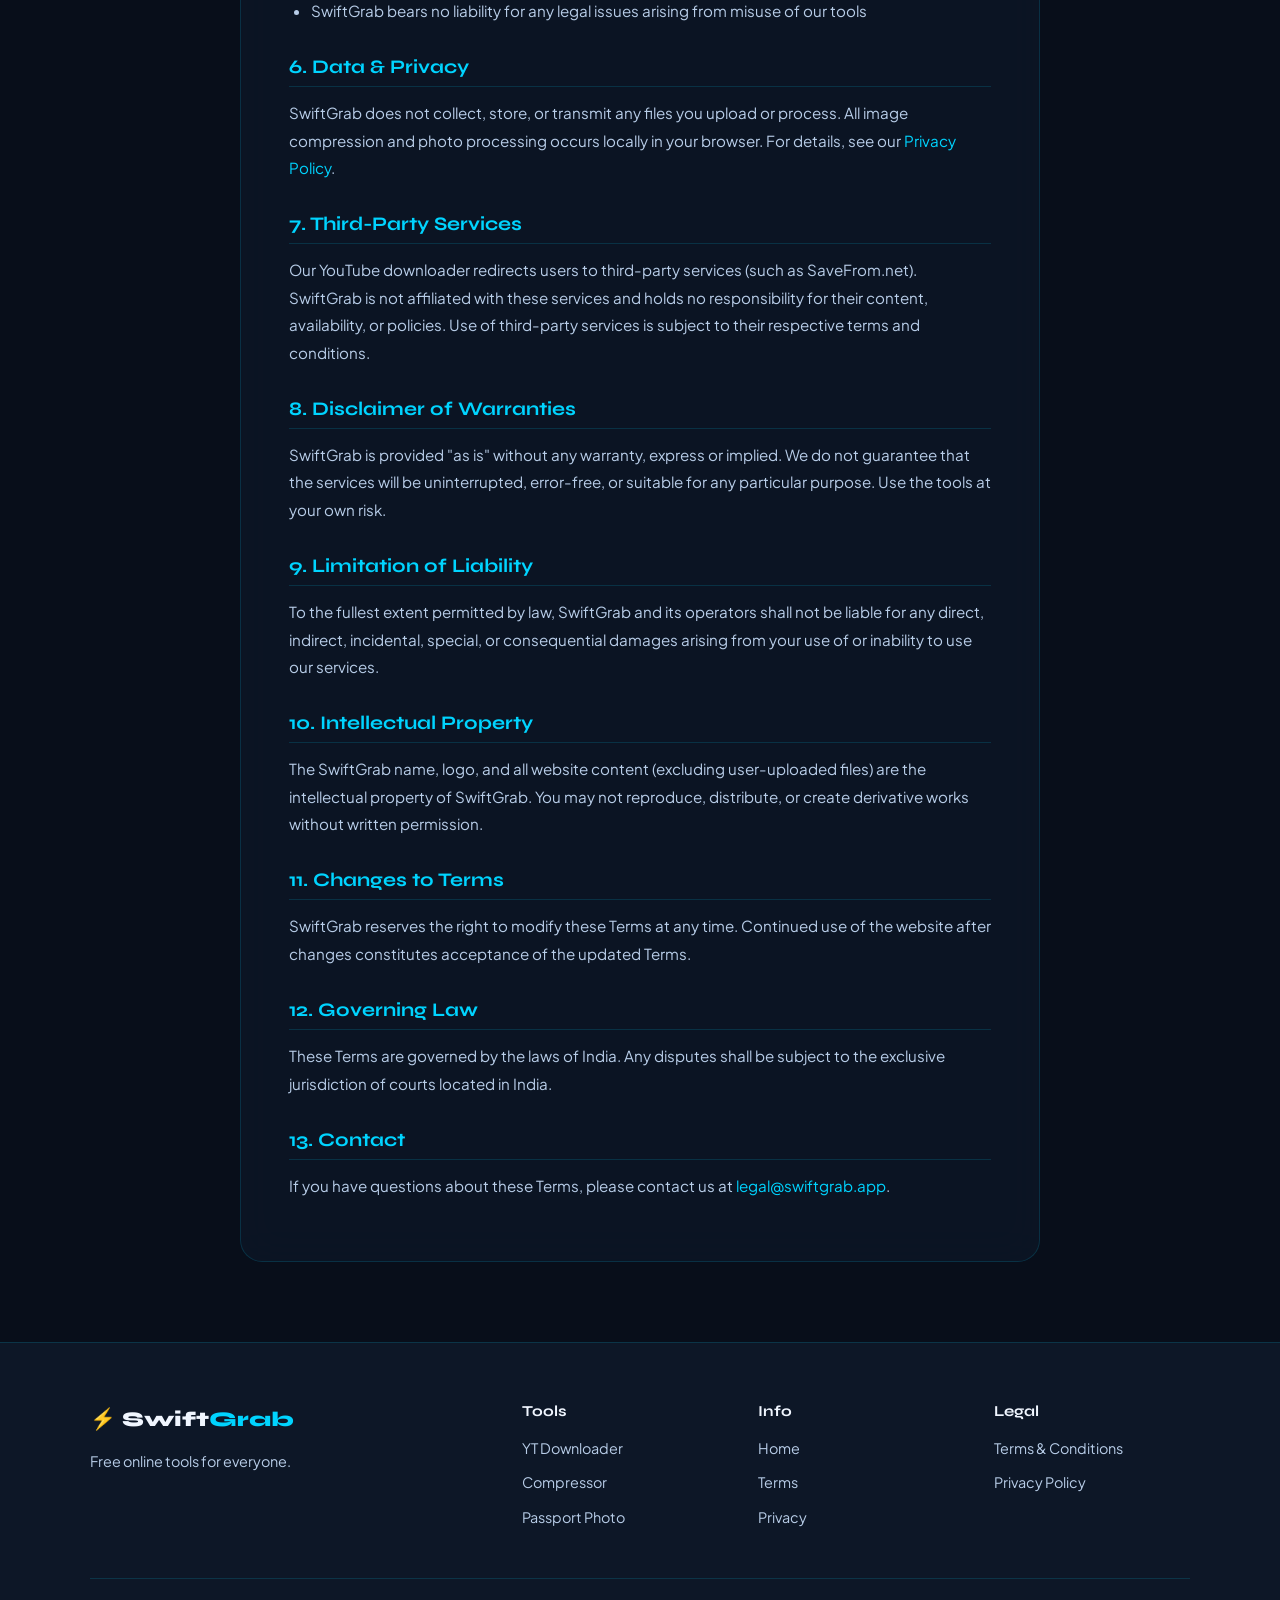
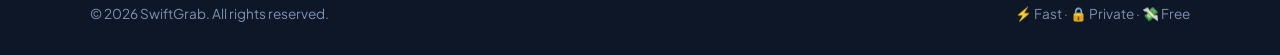
<file: terms-1.html>
<!DOCTYPE html>
<html lang="en">
<head>
  <meta charset="UTF-8" />
  <meta name="viewport" content="width=device-width, initial-scale=1.0" />
  <title>Terms & Conditions — SwiftGrab</title>
  <meta name="description" content="Read SwiftGrab's Terms and Conditions. Learn about usage policies, restrictions, and disclaimers for our free online tools." />
  <meta name="robots" content="index, follow" />
    <!-- PWA Meta -->
  <link rel="manifest" href="manifest.json" />
  <meta name="theme-color" content="#00d4ff" />
  <meta name="mobile-web-app-capable" content="yes" />
  <meta name="apple-mobile-web-app-capable" content="yes" />
  <meta name="apple-mobile-web-app-status-bar-style" content="black-translucent" />
  <meta name="apple-mobile-web-app-title" content="SwiftGrab" />
  <link rel="apple-touch-icon" href="icons/icon-192.png" />
  <link rel="icon" type="image/png" sizes="192x192" href="icons/icon-192.png" />
  <link rel="stylesheet" href="shared.css" />
  <style>
    .legal-content {
      max-width: 800px; margin: 0 auto;
      background: var(--card-bg); border: 1px solid var(--border);
      border-radius: var(--radius-lg); padding: 48px;
      backdrop-filter: blur(20px);
    }
    .legal-content h2 { font-size: 1.2rem; font-weight: 700; color: var(--cyan); margin: 32px 0 12px; padding-bottom: 8px; border-bottom: 1px solid var(--border); }
    .legal-content h2:first-of-type { margin-top: 0; }
    .legal-content p  { color: var(--white2); font-size: .95rem; margin-bottom: 14px; line-height: 1.8; }
    .legal-content ul { color: var(--white2); font-size: .95rem; padding-left: 22px; margin-bottom: 14px; }
    .legal-content ul li { margin-bottom: 6px; line-height: 1.7; }
    .last-updated {
      display: inline-flex; align-items: center; gap: 7px;
      background: var(--cyan-glow); border: 1px solid rgba(0,212,255,.25);
      border-radius: 100px; padding: 5px 14px; font-size: .8rem; font-weight: 600;
      color: var(--cyan); margin-bottom: 28px;
    }
    @media(max-width:600px) { .legal-content { padding: 24px 18px; } }
  </style>
</head>
<body>

<header class="site-header">
  <div class="container">
    <nav class="nav">
      <a href="index.html" class="logo"><div class="logo-icon">⚡</div>Swift<span>Grab</span></a>
      <div class="nav-links">
        <a href="index.html">Home</a>
        <a href="youtube.html">YT Downloader</a>
        <a href="compress.html">Compressor</a>
        <a href="passport.html">Passport Photo</a>
      </div>
      <div class="nav-actions">
        <button class="theme-btn" onclick="toggleTheme()">🌙</button>
        <button class="hamburger" id="hamburger"><span></span><span></span><span></span></button>
      </div>
    </nav>
  </div>
  <div class="mobile-nav" id="mobile-nav">
    <a href="index.html">🏠 Home</a>
    <a href="youtube.html">▶️ YT Downloader</a>
    <a href="compress.html">🗜️ Image Compressor</a>
    <a href="passport.html">📷 Passport Photo</a>
  </div>
</header>

<div class="page-hero">
  <div class="container">
    <div class="section-label">📋 Legal</div>
    <h1>Terms & <span class="grad">Conditions</span></h1>
    <p>Please read these terms carefully before using SwiftGrab's tools and services.</p>
  </div>
</div>

<section class="section" style="padding-top:0;">
  <div class="container">
    <div class="legal-content">
      <div class="last-updated">📅 Last Updated: December 2024</div>

      <h2>1. Acceptance of Terms</h2>
      <p>By accessing and using SwiftGrab ("the Website," "we," "our," or "us"), you agree to be bound by these Terms and Conditions. If you do not agree to these terms, please discontinue use of our services immediately.</p>

      <h2>2. Description of Services</h2>
      <p>SwiftGrab provides free online utility tools including but not limited to:</p>
      <ul>
        <li>YouTube Video Downloader — facilitates redirection to trusted third-party download services</li>
        <li>Image Compressor — browser-based image compression tool</li>
        <li>Passport Size Photo Maker — browser-based photo resizing tool</li>
      </ul>
      <p>All tools are provided for educational and personal use only.</p>

      <h2>3. Permitted Use</h2>
      <p>You are permitted to use SwiftGrab's tools for:</p>
      <ul>
        <li>Personal, non-commercial use</li>
        <li>Downloading content you own or have rights to</li>
        <li>Compressing your own images for personal or professional projects</li>
        <li>Creating passport photos for your own use</li>
      </ul>

      <h2>4. Prohibited Use</h2>
      <p>You may NOT use SwiftGrab to:</p>
      <ul>
        <li>Download, reproduce, or distribute copyrighted content without permission</li>
        <li>Violate YouTube's Terms of Service or any platform's usage policies</li>
        <li>Engage in any illegal activity including copyright infringement</li>
        <li>Attempt to reverse engineer, hack, or disrupt the website</li>
        <li>Use automated bots or scrapers on the website</li>
        <li>Use the tools for commercial content piracy</li>
      </ul>

      <h2>5. No Responsibility for Misuse</h2>
      <p>SwiftGrab is a tool provider. We are not responsible for how users choose to use our tools. By using SwiftGrab, you acknowledge that:</p>
      <ul>
        <li>You are solely responsible for any content you download or process</li>
        <li>You will comply with all applicable copyright laws and platform terms of service</li>
        <li>SwiftGrab bears no liability for any legal issues arising from misuse of our tools</li>
      </ul>

      <h2>6. Data & Privacy</h2>
      <p>SwiftGrab does not collect, store, or transmit any files you upload or process. All image compression and photo processing occurs locally in your browser. For details, see our <a href="privacy.html">Privacy Policy</a>.</p>

      <h2>7. Third-Party Services</h2>
      <p>Our YouTube downloader redirects users to third-party services (such as SaveFrom.net). SwiftGrab is not affiliated with these services and holds no responsibility for their content, availability, or policies. Use of third-party services is subject to their respective terms and conditions.</p>

      <h2>8. Disclaimer of Warranties</h2>
      <p>SwiftGrab is provided "as is" without any warranty, express or implied. We do not guarantee that the services will be uninterrupted, error-free, or suitable for any particular purpose. Use the tools at your own risk.</p>

      <h2>9. Limitation of Liability</h2>
      <p>To the fullest extent permitted by law, SwiftGrab and its operators shall not be liable for any direct, indirect, incidental, special, or consequential damages arising from your use of or inability to use our services.</p>

      <h2>10. Intellectual Property</h2>
      <p>The SwiftGrab name, logo, and all website content (excluding user-uploaded files) are the intellectual property of SwiftGrab. You may not reproduce, distribute, or create derivative works without written permission.</p>

      <h2>11. Changes to Terms</h2>
      <p>SwiftGrab reserves the right to modify these Terms at any time. Continued use of the website after changes constitutes acceptance of the updated Terms.</p>

      <h2>12. Governing Law</h2>
      <p>These Terms are governed by the laws of India. Any disputes shall be subject to the exclusive jurisdiction of courts located in India.</p>

      <h2>13. Contact</h2>
      <p>If you have questions about these Terms, please contact us at <a href="mailto:legal@swiftgrab.app">legal@swiftgrab.app</a>.</p>
    </div>
  </div>
</section>

<footer class="site-footer">
  <div class="container">
    <div class="footer-grid">
      <div><div class="footer-logo-text">⚡ Swift<span style="color:var(--cyan)">Grab</span></div><p style="font-size:.9rem;color:var(--white2);">Free online tools for everyone.</p></div>
      <div class="footer-col"><h4>Tools</h4><ul class="footer-links"><li><a href="youtube.html">YT Downloader</a></li><li><a href="compress.html">Compressor</a></li><li><a href="passport.html">Passport Photo</a></li></ul></div>
      <div class="footer-col"><h4>Info</h4><ul class="footer-links"><li><a href="index.html">Home</a></li><li><a href="terms.html">Terms</a></li><li><a href="privacy.html">Privacy</a></li></ul></div>
      <div class="footer-col"><h4>Legal</h4><ul class="footer-links"><li><a href="terms.html">Terms & Conditions</a></li><li><a href="privacy.html">Privacy Policy</a></li></ul></div>
    </div>
    <div class="footer-bottom"><p>© 2026 SwiftGrab. All rights reserved.</p><p>⚡ Fast · 🔒 Private · 💸 Free</p></div>
  </div>
</footer>

<div id="toast-container"></div>
<script src="shared.js"></script>
<script src="pwa.js"></script>
</body>
</html>
</file>
<file: shared.css>
/* ============================================================
   SwiftGrab — Shared Styles
   Brand: Deep navy + electric cyan + warm white
   Font: Syne (display) + Plus Jakarta Sans (body)
   ============================================================ */

@import url('https://fonts.googleapis.com/css2?family=Syne:wght@400;600;700;800&family=Plus+Jakarta+Sans:wght@300;400;500;600;700&display=swap');

/* ── Reset & Root ── */
*, *::before, *::after { box-sizing: border-box; margin: 0; padding: 0; }

:root {
  --navy:      #080e1a;
  --navy2:     #0d1727;
  --navy3:     #162035;
  --cyan:      #00d4ff;
  --cyan2:     #00b8e0;
  --cyan-glow: rgba(0,212,255,.18);
  --green:     #00e5a0;
  --purple:    #7c5cfc;
  --white:     #f0f6ff;
  --white2:    #b8cde8;
  --white3:    #7a92b0;
  --card-bg:   rgba(13,23,39,.75);
  --border:    rgba(0,212,255,.15);
  --radius:    14px;
  --radius-lg: 22px;
  --shadow:    0 8px 40px rgba(0,0,0,.45);
  --font-display: 'Syne', sans-serif;
  --font-body:    'Plus Jakarta Sans', sans-serif;
  --transition:   .22s cubic-bezier(.4,0,.2,1);
}

html { scroll-behavior: smooth; }

body {
  font-family: var(--font-body);
  background: var(--navy);
  color: var(--white);
  min-height: 100vh;
  line-height: 1.65;
  -webkit-font-smoothing: antialiased;
  overflow-x: hidden;
}

/* ── Typography ── */
h1,h2,h3,h4 { font-family: var(--font-display); line-height: 1.15; }
a { color: var(--cyan); text-decoration: none; transition: color var(--transition); }
a:hover { color: var(--cyan2); }
p { color: var(--white2); }

/* ── Utility ── */
.container { max-width: 1140px; margin: 0 auto; padding: 0 20px; }
.section    { padding: 80px 0; }
.flex       { display: flex; align-items: center; }
.gap-2      { gap: 8px; }
.gap-4      { gap: 16px; }
.gap-6      { gap: 24px; }
.grid       { display: grid; }
.text-center{ text-align: center; }

/* ── Gradient text ── */
.grad {
  background: linear-gradient(135deg, var(--cyan) 0%, var(--green) 100%);
  -webkit-background-clip: text;
  -webkit-text-fill-color: transparent;
  background-clip: text;
}

/* ── Buttons ── */
.btn {
  display: inline-flex; align-items: center; justify-content: center; gap: 8px;
  font-family: var(--font-body); font-weight: 600; font-size: .95rem;
  padding: 12px 28px; border-radius: 100px; border: none;
  cursor: pointer; transition: all var(--transition); letter-spacing: .02em;
  text-decoration: none;
}
.btn-primary {
  background: linear-gradient(135deg, var(--cyan) 0%, var(--purple) 120%);
  color: #fff; box-shadow: 0 4px 24px rgba(0,212,255,.25);
}
.btn-primary:hover {
  transform: translateY(-2px); box-shadow: 0 8px 32px rgba(0,212,255,.4);
  color: #fff;
}
.btn-outline {
  background: transparent; color: var(--cyan);
  border: 1.5px solid var(--cyan); backdrop-filter: blur(8px);
}
.btn-outline:hover {
  background: var(--cyan-glow); color: var(--cyan);
  transform: translateY(-2px);
}
.btn-ghost {
  background: rgba(255,255,255,.06); color: var(--white);
  border: 1.5px solid var(--border);
}
.btn-ghost:hover {
  background: rgba(255,255,255,.11); color: var(--cyan);
}
.btn:active { transform: scale(.97); }

/* ── Cards ── */
.card {
  background: var(--card-bg);
  border: 1px solid var(--border);
  border-radius: var(--radius-lg);
  padding: 28px;
  backdrop-filter: blur(20px);
  transition: all var(--transition);
  position: relative; overflow: hidden;
}
.card::before {
  content: ''; position: absolute; inset: 0;
  background: linear-gradient(135deg, var(--cyan-glow) 0%, transparent 60%);
  opacity: 0; transition: opacity var(--transition);
}
.card:hover { transform: translateY(-4px); border-color: rgba(0,212,255,.35); }
.card:hover::before { opacity: 1; }

/* ── Header / Nav ── */
.site-header {
  position: sticky; top: 0; z-index: 900;
  background: rgba(8,14,26,.85);
  backdrop-filter: blur(20px) saturate(180%);
  border-bottom: 1px solid var(--border);
  padding: 14px 0;
}
.nav { display: flex; align-items: center; justify-content: space-between; gap: 20px; }

.logo {
  font-family: var(--font-display); font-size: 1.4rem; font-weight: 800;
  color: var(--white); text-decoration: none; display: flex; align-items: center; gap: 8px;
}
.logo-icon {
  width: 34px; height: 34px; border-radius: 9px;
  background: linear-gradient(135deg, var(--cyan), var(--purple));
  display: flex; align-items: center; justify-content: center;
  font-size: .85rem; flex-shrink: 0;
}
.logo span { color: var(--cyan); }

.nav-links { display: flex; align-items: center; gap: 4px; }
.nav-links a {
  color: var(--white2); font-size: .9rem; font-weight: 500;
  padding: 6px 14px; border-radius: 100px;
  transition: all var(--transition); text-decoration: none;
}
.nav-links a:hover, .nav-links a.active {
  color: var(--cyan); background: var(--cyan-glow);
}

.nav-actions { display: flex; align-items: center; gap: 10px; }

/* Dark mode toggle */
.theme-btn {
  width: 38px; height: 38px; border-radius: 50%;
  background: rgba(255,255,255,.06); border: 1px solid var(--border);
  cursor: pointer; display: flex; align-items: center; justify-content: center;
  font-size: 1rem; transition: all var(--transition); color: var(--white);
}
.theme-btn:hover { background: var(--cyan-glow); color: var(--cyan); }

/* Hamburger */
.hamburger {
  display: none; flex-direction: column; gap: 5px;
  background: none; border: none; cursor: pointer; padding: 6px;
}
.hamburger span {
  display: block; width: 22px; height: 2px;
  background: var(--white); border-radius: 2px;
  transition: all var(--transition);
}

/* Mobile nav */
.mobile-nav {
  display: none; flex-direction: column; gap: 4px;
  padding: 12px 16px 16px;
  border-top: 1px solid var(--border);
  background: rgba(8,14,26,.97);
}
.mobile-nav.open { display: flex; }
.mobile-nav a {
  color: var(--white2); padding: 10px 14px; border-radius: 10px;
  font-weight: 500; transition: all var(--transition); text-decoration: none;
}
.mobile-nav a:hover { color: var(--cyan); background: var(--cyan-glow); }

/* ── Section headings ── */
.section-label {
  display: inline-flex; align-items: center; gap: 7px;
  font-size: .8rem; font-weight: 600; letter-spacing: .1em;
  text-transform: uppercase; color: var(--cyan);
  background: var(--cyan-glow); padding: 5px 14px; border-radius: 100px;
  border: 1px solid rgba(0,212,255,.25); margin-bottom: 18px;
}
.section-title { font-size: clamp(1.9rem, 4vw, 2.8rem); font-weight: 800; margin-bottom: 14px; }
.section-sub   { font-size: 1.05rem; color: var(--white2); max-width: 560px; }

/* ── Input ── */
.input-wrap {
  position: relative;
}
.input-wrap input, .input-wrap select, textarea {
  width: 100%; background: var(--navy2);
  border: 1.5px solid var(--border); border-radius: 12px;
  padding: 14px 18px; color: var(--white); font-family: var(--font-body);
  font-size: .95rem; outline: none; transition: border-color var(--transition);
}
.input-wrap input::placeholder { color: var(--white3); }
.input-wrap input:focus, .input-wrap select:focus {
  border-color: var(--cyan); box-shadow: 0 0 0 3px var(--cyan-glow);
}
select option { background: var(--navy2); }

/* ── Ad Placeholder ── */
.ad-banner {
  background: repeating-linear-gradient(
    45deg, rgba(255,255,255,.02) 0px, rgba(255,255,255,.02) 2px,
    transparent 2px, transparent 10px);
  border: 1.5px dashed rgba(255,255,255,.12);
  border-radius: 12px; display: flex; align-items: center; justify-content: center;
  color: var(--white3); font-size: .85rem; letter-spacing: .05em;
  text-transform: uppercase; font-weight: 600; gap: 8px;
}
.ad-banner-728 { height: 90px; }
.ad-banner-300 { height: 250px; }

/* ── Modal / Ad Popup ── */
.modal-overlay {
  position: fixed; inset: 0; z-index: 9999;
  background: rgba(0,0,0,.75); backdrop-filter: blur(8px);
  display: flex; align-items: center; justify-content: center;
  opacity: 0; pointer-events: none;
  transition: opacity .3s;
}
.modal-overlay.open { opacity: 1; pointer-events: all; }
.modal-box {
  background: var(--navy2); border: 1px solid var(--border);
  border-radius: var(--radius-lg); padding: 32px; max-width: 480px; width: 90%;
  transform: translateY(20px) scale(.97);
  transition: transform .3s cubic-bezier(.34,1.56,.64,1);
  position: relative;
}
.modal-overlay.open .modal-box { transform: none; }
.modal-close {
  position: absolute; top: 14px; right: 14px;
  width: 32px; height: 32px; border-radius: 50%;
  background: rgba(255,255,255,.08); border: 1px solid var(--border);
  color: var(--white); cursor: pointer; font-size: 1rem;
  display: flex; align-items: center; justify-content: center;
  transition: all var(--transition);
}
.modal-close:hover { background: rgba(255,255,255,.15); }

/* ── Toast ── */
#toast-container {
  position: fixed; bottom: 24px; right: 24px; z-index: 99999;
  display: flex; flex-direction: column; gap: 10px;
}
.toast {
  display: flex; align-items: center; gap: 10px;
  background: var(--navy3); border: 1px solid var(--border);
  border-left: 3px solid var(--cyan); border-radius: 10px;
  padding: 13px 18px; font-size: .9rem; font-weight: 500;
  box-shadow: var(--shadow); min-width: 260px; max-width: 360px;
  animation: toastIn .35s cubic-bezier(.34,1.56,.64,1);
}
.toast.success { border-left-color: var(--green); }
.toast.error   { border-left-color: #ff5c7a; }
@keyframes toastIn { from { opacity:0; transform: translateX(30px); } to { opacity:1; transform:none; } }
@keyframes toastOut { to { opacity:0; transform: translateX(30px); } }

/* ── FAQ ── */
.faq-item {
  border: 1px solid var(--border); border-radius: var(--radius);
  overflow: hidden; transition: border-color var(--transition);
}
.faq-item:hover { border-color: rgba(0,212,255,.3); }
.faq-q {
  width: 100%; background: none; border: none; color: var(--white);
  font-family: var(--font-body); font-size: 1rem; font-weight: 600;
  padding: 18px 20px; text-align: left; cursor: pointer;
  display: flex; align-items: center; justify-content: space-between; gap: 12px;
}
.faq-q .icon { font-size: 1.1rem; color: var(--cyan); flex-shrink: 0; transition: transform var(--transition); }
.faq-q.open .icon { transform: rotate(45deg); }
.faq-a {
  max-height: 0; overflow: hidden;
  transition: max-height .4s cubic-bezier(.4,0,.2,1), padding var(--transition);
  padding: 0 20px; color: var(--white2); font-size: .95rem;
}
.faq-a.open { max-height: 300px; padding: 0 20px 18px; }

/* ── Footer ── */
.site-footer {
  border-top: 1px solid var(--border);
  padding: 60px 0 30px;
  background: var(--navy2);
}
.footer-grid {
  display: grid;
  grid-template-columns: 2fr 1fr 1fr 1fr;
  gap: 40px; margin-bottom: 48px;
}
.footer-logo-text { font-family: var(--font-display); font-weight: 800; font-size: 1.3rem; margin-bottom: 12px; }
.footer-links { list-style: none; display: flex; flex-direction: column; gap: 8px; }
.footer-links li a { color: var(--white2); font-size: .9rem; transition: color var(--transition); }
.footer-links li a:hover { color: var(--cyan); }
.footer-col h4 { font-family: var(--font-display); font-size: .95rem; font-weight: 700; color: var(--white); margin-bottom: 14px; }
.footer-bottom { border-top: 1px solid var(--border); padding-top: 24px; display: flex; align-items: center; justify-content: space-between; flex-wrap: wrap; gap: 10px; }
.footer-bottom p { font-size: .85rem; color: var(--white3); }

/* ── Progress bar ── */
.progress-wrap { background: rgba(255,255,255,.07); border-radius: 100px; height: 8px; overflow: hidden; }
.progress-bar  { height: 100%; border-radius: 100px; background: linear-gradient(90deg, var(--cyan), var(--green)); transition: width .4s ease; }

/* ── Spinner ── */
.spinner {
  width: 22px; height: 22px; border-radius: 50%;
  border: 2.5px solid rgba(255,255,255,.15);
  border-top-color: var(--cyan);
  animation: spin .7s linear infinite; display: inline-block;
}
@keyframes spin { to { transform: rotate(360deg); } }

/* ── Page hero (inner pages) ── */
.page-hero {
  padding: 70px 0 50px;
  text-align: center;
  position: relative;
}
.page-hero::before {
  content:''; position: absolute; inset: 0;
  background: radial-gradient(ellipse 70% 60% at 50% 0%, rgba(0,212,255,.08) 0%, transparent 70%);
  pointer-events: none;
}
.page-hero h1 { font-size: clamp(2rem, 5vw, 3.2rem); font-weight: 800; margin-bottom: 14px; }
.page-hero p  { font-size: 1.1rem; color: var(--white2); max-width: 560px; margin: 0 auto; }

/* ── Responsive ── */
@media (max-width: 900px) {
  .footer-grid { grid-template-columns: 1fr 1fr; }
  .nav-links { display: none; }
  .hamburger { display: flex; }
}
@media (max-width: 600px) {
  .footer-grid { grid-template-columns: 1fr; }
  .section { padding: 56px 0; }
  .footer-bottom { flex-direction: column; text-align: center; }
}

/* ── Light mode ── */
body.light {
  --navy:    #f2f7ff;
  --navy2:   #e8f0fb;
  --navy3:   #dce8f7;
  --white:   #0f1c2e;
  --white2:  #3a5070;
  --white3:  #7090b0;
  --card-bg: rgba(255,255,255,.85);
  --border:  rgba(0,150,200,.18);
  --shadow:  0 8px 40px rgba(0,50,100,.12);
}
body.light .site-header { background: rgba(242,247,255,.9); }
body.light .site-footer  { background: var(--navy2); }
body.light .ad-banner    { background: repeating-linear-gradient(45deg,rgba(0,0,0,.02) 0,rgba(0,0,0,.02) 2px,transparent 2px,transparent 10px); }
body.light .faq-q { color: var(--white); }

/* ── Animations ── */
@keyframes fadeUp { from { opacity:0; transform: translateY(28px); } to { opacity:1; transform:none; } }
.anim-up { opacity: 0; animation: fadeUp .65s cubic-bezier(.4,0,.2,1) forwards; }
.anim-up.d1 { animation-delay: .1s; } .anim-up.d2 { animation-delay: .2s; }
.anim-up.d3 { animation-delay: .3s; } .anim-up.d4 { animation-delay: .4s; }

@keyframes pulse-glow {
  0%, 100% { box-shadow: 0 0 20px rgba(0,212,255,.2); }
  50%       { box-shadow: 0 0 40px rgba(0,212,255,.45); }
}

/* ── Testimonials ── */
.testimonial-card {
  background: var(--card-bg); border: 1px solid var(--border);
  border-radius: var(--radius-lg); padding: 26px;
  backdrop-filter: blur(20px);
}
.stars { color: #ffd84d; font-size: 1rem; letter-spacing: 2px; margin-bottom: 12px; }
.testimonial-text { color: var(--white2); font-size: .95rem; margin-bottom: 18px; }
.testimonial-author { display: flex; align-items: center; gap: 12px; }
.avatar {
  width: 42px; height: 42px; border-radius: 50%;
  display: flex; align-items: center; justify-content: center;
  font-size: 1.1rem; font-weight: 700; font-family: var(--font-display);
}

/* ── Result box ── */
.result-box {
  background: var(--navy3); border: 1px solid var(--border);
  border-radius: var(--radius-lg); padding: 24px;
}
.stat-row { display: flex; justify-content: space-between; align-items: center; padding: 8px 0; border-bottom: 1px solid var(--border); }
.stat-row:last-child { border-bottom: none; }
.stat-label { color: var(--white3); font-size: .88rem; }
.stat-val   { font-weight: 700; font-size: .95rem; }

/* ============================================================
   SwiftGrab — PWA Styles
   Added: 2026 | App-mode UI, bottom nav, splash screen
   ============================================================ */

/* ── Splash Screen ── */
#sg-splash {
  position: fixed; inset: 0; z-index: 99999;
  background: var(--navy);
  display: flex; align-items: center; justify-content: center;
  transition: opacity .5s ease, transform .5s ease;
}
#sg-splash.sg-splash-fade {
  opacity: 0;
  pointer-events: none;
}
.sg-splash-inner {
  text-align: center;
  animation: splashIn .5s cubic-bezier(.34,1.56,.64,1) both;
}
@keyframes splashIn {
  from { opacity: 0; transform: scale(.8) translateY(20px); }
  to   { opacity: 1; transform: none; }
}
.sg-splash-icon {
  width: 90px; height: 90px; border-radius: 24px;
  background: linear-gradient(135deg, var(--cyan), var(--purple));
  display: flex; align-items: center; justify-content: center;
  font-size: 2.8rem; margin: 0 auto 18px;
  box-shadow: 0 0 60px rgba(0,212,255,.4);
  animation: splashGlow 1.5s ease-in-out infinite;
}
@keyframes splashGlow {
  0%,100% { box-shadow: 0 0 40px rgba(0,212,255,.3); }
  50%      { box-shadow: 0 0 70px rgba(0,212,255,.6); }
}
.sg-splash-name {
  font-family: var(--font-display); font-size: 2rem; font-weight: 800;
  color: var(--white); margin-bottom: 28px;
}
.sg-splash-name span { color: var(--cyan); }
.sg-splash-loader {
  width: 160px; height: 3px; background: rgba(255,255,255,.1);
  border-radius: 100px; margin: 0 auto; overflow: hidden;
}
.sg-splash-bar {
  height: 100%;
  background: linear-gradient(90deg, var(--cyan), var(--purple));
  border-radius: 100px;
  animation: splashLoad 1.3s ease forwards;
}
@keyframes splashLoad {
  from { width: 0; }
  to   { width: 100%; }
}

/* ── Bottom Navigation (PWA only) ── */
#pwa-bottom-nav {
  position: fixed; bottom: 0; left: 0; right: 0;
  height: calc(64px + env(safe-area-inset-bottom));
  padding-bottom: env(safe-area-inset-bottom);
  z-index: 1000;
  background: rgba(8,14,26,.95);
  backdrop-filter: blur(20px) saturate(180%);
  border-top: 1px solid var(--border);
  display: flex; align-items: stretch;
  box-shadow: 0 -8px 32px rgba(0,0,0,.4);
}
.pwa-nav-item {
  flex: 1; display: flex; flex-direction: column;
  align-items: center; justify-content: center; gap: 4px;
  color: var(--white3); text-decoration: none;
  font-size: .68rem; font-weight: 600; letter-spacing: .02em;
  padding: 8px 4px; border-radius: 0;
  transition: color var(--transition), background var(--transition);
  position: relative;
}
.pwa-nav-item::before {
  content: '';
  position: absolute; top: 0; left: 20%; right: 20%; height: 2px;
  background: var(--cyan); border-radius: 0 0 4px 4px;
  opacity: 0; transition: opacity var(--transition);
}
.pwa-nav-item.active {
  color: var(--cyan);
}
.pwa-nav-item.active::before { opacity: 1; }
.pwa-nav-item:hover { color: var(--white2); background: rgba(255,255,255,.04); }
.pwa-nav-icon { font-size: 1.4rem; line-height: 1; }
.pwa-nav-label { font-size: .65rem; font-weight: 600; }

/* ── PWA Mode — header simplification ── */
body.pwa-mode .site-header {
  background: rgba(8,14,26,.98);
  border-bottom: 1px solid rgba(0,212,255,.2);
}
body.pwa-mode .site-header { padding: 10px 0; }

/* Safe area support for header in PWA */
body.pwa-mode .site-header {
  padding-top: calc(10px + env(safe-area-inset-top));
}

/* ── Install App Button ── */
#pwa-install-btn {
  display: none;
  align-items: center; gap: 10px;
  background: linear-gradient(135deg, rgba(0,212,255,.15), rgba(124,92,252,.15));
  border: 1.5px solid rgba(0,212,255,.4);
  color: var(--cyan);
  padding: 11px 24px; border-radius: 100px;
  font-family: var(--font-body); font-size: .9rem; font-weight: 700;
  cursor: pointer; letter-spacing: .02em;
  transition: all .3s cubic-bezier(.34,1.56,.64,1);
  position: relative; overflow: hidden;
  animation: installPulse 2.5s ease-in-out infinite;
}
@keyframes installPulse {
  0%,100% { box-shadow: 0 0 0 0 rgba(0,212,255,.0), 0 4px 16px rgba(0,212,255,.15); }
  50%      { box-shadow: 0 0 0 6px rgba(0,212,255,.08), 0 4px 24px rgba(0,212,255,.3); }
}
#pwa-install-btn::before {
  content: ''; position: absolute; inset: 0;
  background: linear-gradient(135deg, rgba(0,212,255,.1), rgba(124,92,252,.1));
  opacity: 0; transition: opacity .2s;
}
#pwa-install-btn:hover {
  transform: translateY(-2px) scale(1.02);
  border-color: var(--cyan);
  color: var(--white);
}
#pwa-install-btn:hover::before { opacity: 1; }
#pwa-install-btn:active { transform: scale(.97); }
.pwa-btn-visible {
  animation: installReveal .5s cubic-bezier(.34,1.56,.64,1) both, installPulse 2.5s ease-in-out 0.5s infinite !important;
}
@keyframes installReveal {
  from { opacity: 0; transform: translateY(12px) scale(.9); }
  to   { opacity: 1; transform: none; }
}
.pwa-btn-hiding {
  animation: installHide .4s ease forwards !important;
}
@keyframes installHide {
  to { opacity: 0; transform: translateY(8px) scale(.95); }
}

/* Install section in hero */
.hero-install-row {
  margin-top: 16px;
  animation: fadeUp .6s ease .45s both;
}

/* ── PWA page-level adjustments ── */
@media (display-mode: standalone) {
  body { overscroll-behavior: none; }

  /* Add safe-area padding */
  .site-header {
    padding-top: calc(14px + env(safe-area-inset-top));
  }

  /* Larger tap targets in app mode */
  .btn { min-height: 48px; }
  .pwa-nav-item { min-height: 48px; }

  /* Remove hover effects that feel weird on touch */
  .card:hover { transform: none; }
}

/* ── PWA toast position (above bottom nav) ── */
body.pwa-mode #toast-container {
  bottom: calc(80px + env(safe-area-inset-bottom));
}
</file>
